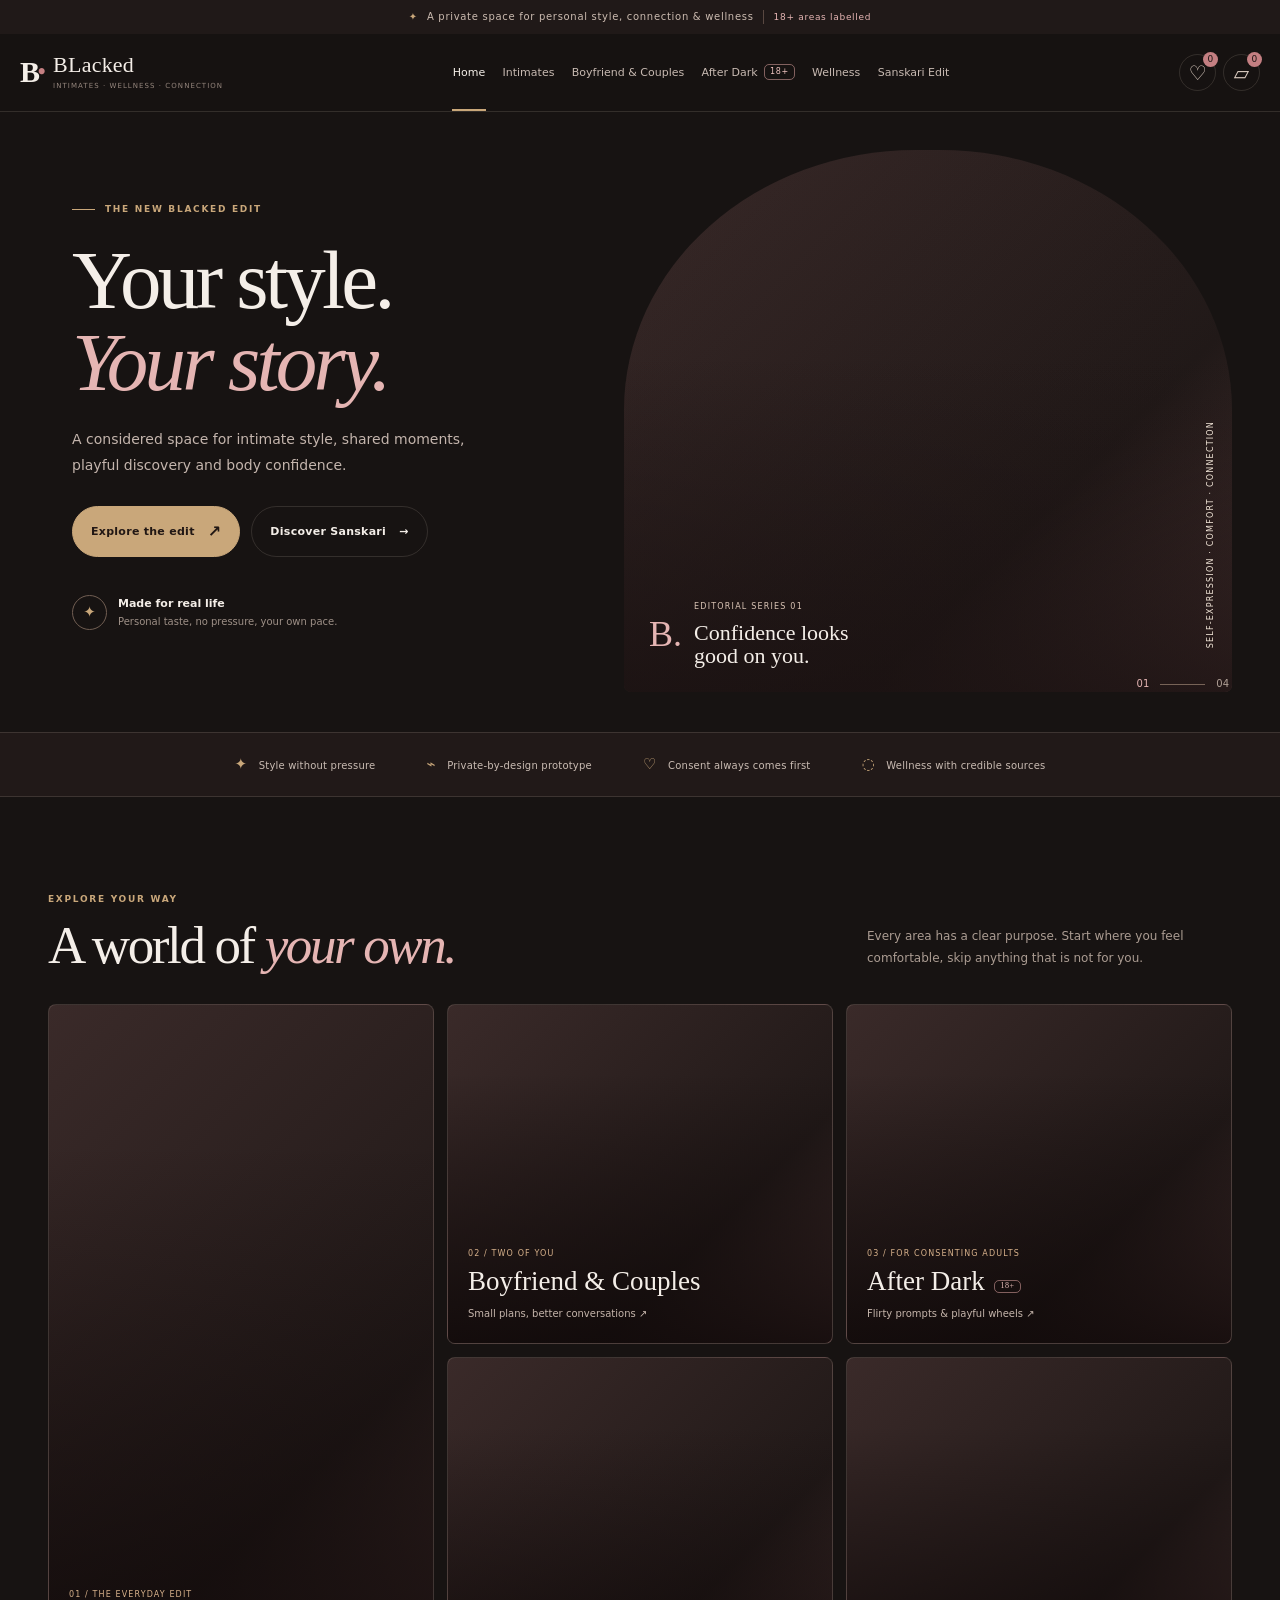
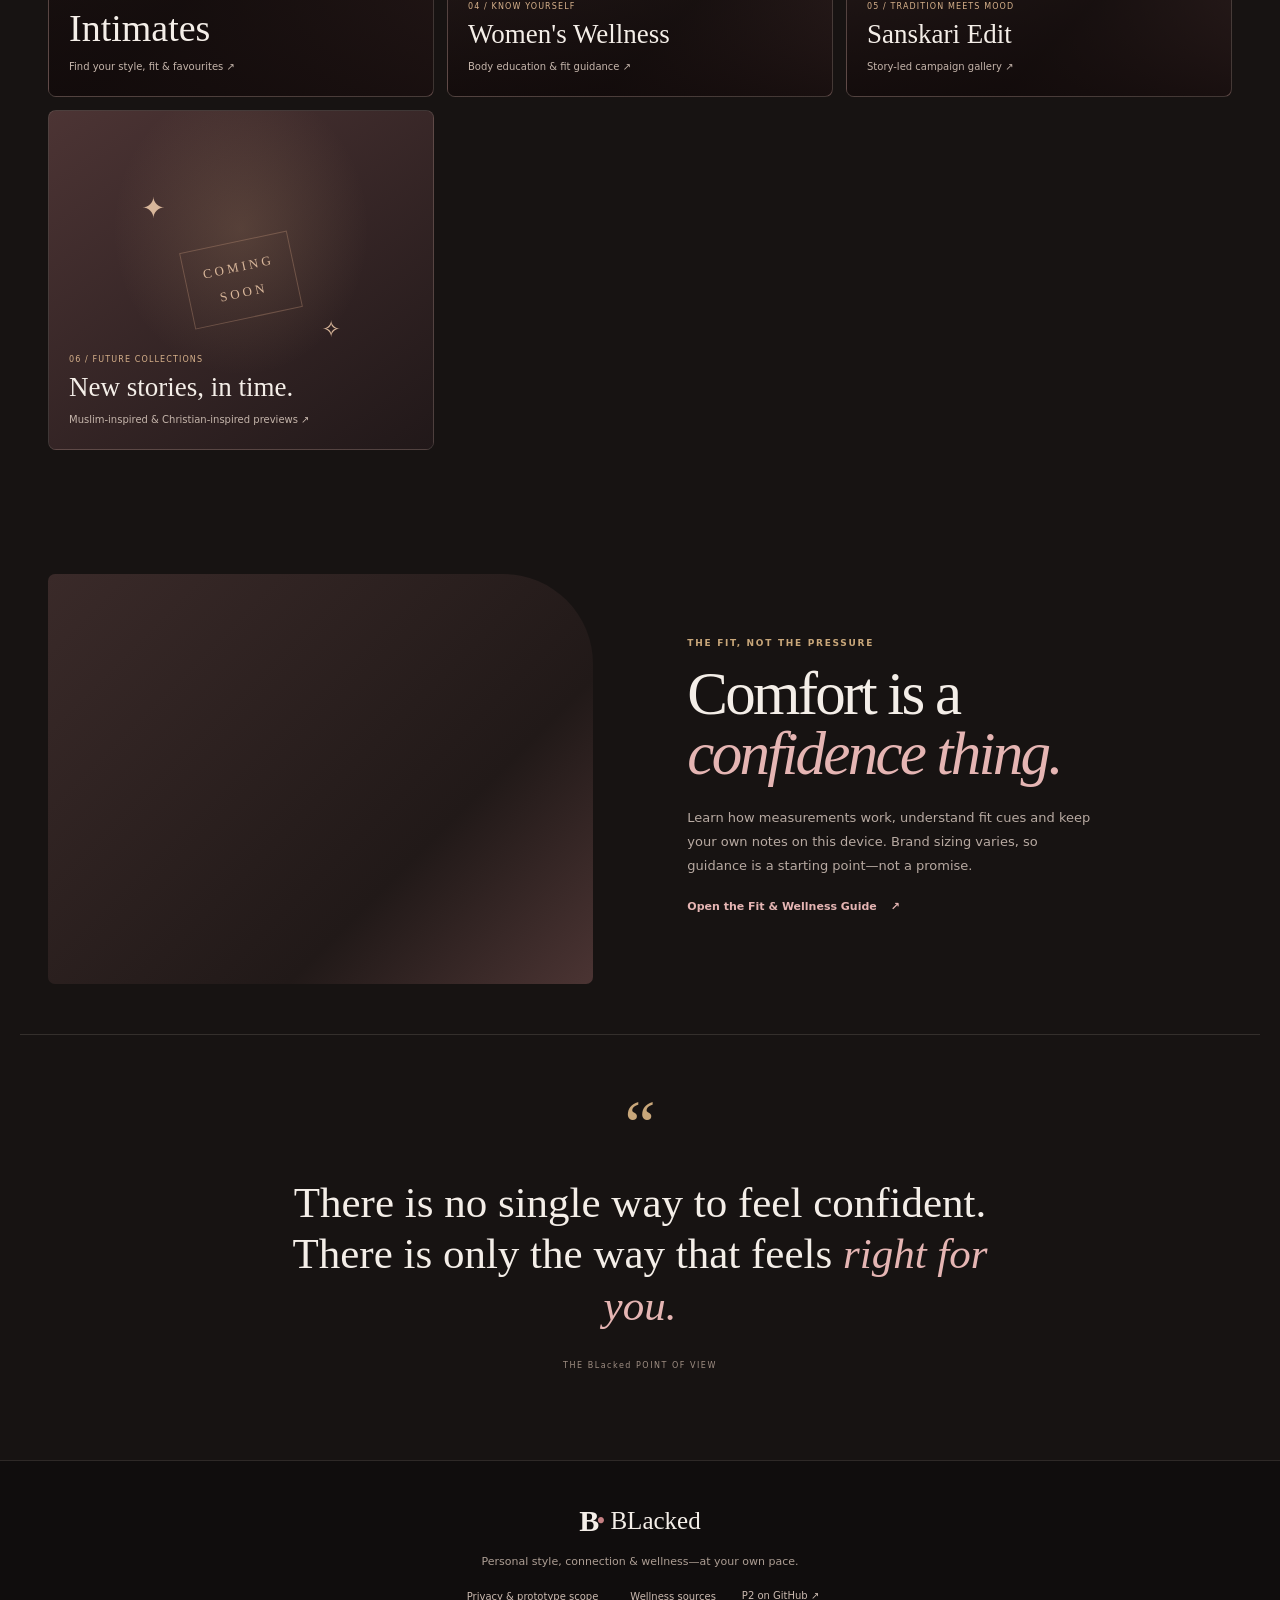
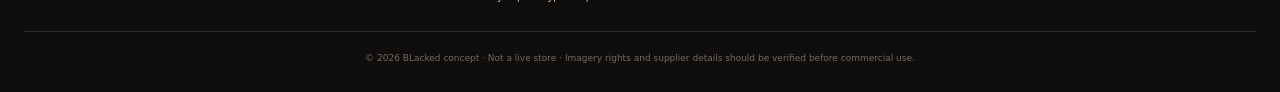
<file: index.html>
<!doctype html>
<html lang="en">
<head>
  <meta charset="utf-8">
  <meta name="viewport" content="width=device-width, initial-scale=1, viewport-fit=cover">
  <meta name="theme-color" content="#141111">
  <meta name="description" content="BLacked — a mobile-first intimate style, couples inspiration and women's wellness prototype.">
  <title>BLacked — Final Fusion</title>
  <link rel="manifest" href="manifest.webmanifest">
  <link rel="icon" href="assets/app-icon.svg" type="image/svg+xml">
  <link rel="stylesheet" href="styles.css">
</head>
<body>
  <a class="skip-link" href="#main-content">Skip to content</a>
  <div class="announcement"><span class="spark">✦</span> A private space for personal style, connection & wellness <span class="announcement-tag">18+ areas labelled</span></div>
  <header class="site-header">
    <button class="brand-lockup" type="button" data-view="home" aria-label="BLacked home">
      <span class="brand-mark">B<span>•</span></span>
      <span><strong>BLacked</strong><small>INTIMATES · WELLNESS · CONNECTION</small></span>
    </button>
    <nav class="desktop-nav" aria-label="Primary navigation">
      <button class="nav-link active" data-view="home">Home</button>
      <button class="nav-link" data-view="intimates">Intimates</button>
      <button class="nav-link" data-view="couples">Boyfriend & Couples</button>
      <button class="nav-link" data-view="afterdark">After Dark <span class="age-pill">18+</span></button>
      <button class="nav-link" data-view="wellness">Wellness</button>
      <button class="nav-link" data-view="sanskari">Sanskari Edit</button>
    </nav>
    <div class="header-actions">
      <button class="icon-button" id="open-saved" aria-label="Open saved collection" title="Saved">♡<span id="saved-count" class="mini-count">0</span></button>
      <button class="icon-button bag-trigger" id="open-bag" aria-label="Open demo bag" title="Demo bag">▱<span id="bag-count" class="mini-count">0</span></button>
      <button class="menu-trigger" id="menu-toggle" aria-expanded="false" aria-controls="mobile-menu" aria-label="Toggle navigation"><span></span><span></span></button>
    </div>
  </header>
  <nav class="mobile-menu" id="mobile-menu" aria-label="Mobile navigation" hidden>
    <button data-view="home">Home</button><button data-view="intimates">Intimates</button><button data-view="couples">Boyfriend & Couples</button><button data-view="afterdark">After Dark <span class="age-pill">18+</span></button><button data-view="wellness">Wellness</button><button data-view="sanskari">Sanskari Edit</button><button data-view="fitstudio">Fit Studio</button><button data-view="more">About, privacy & settings</button>
  </nav>

  <main id="main-content">
    <!-- HOME -->
    <section class="page-view active" id="view-home" data-page="home">
      <section class="hero section-shell">
        <div class="hero-copy">
          <span class="eyebrow"><span class="eyebrow-line"></span> THE NEW BLacked EDIT</span>
          <h1>Your style.<br><em>Your story.</em></h1>
          <p class="hero-lede">A considered space for intimate style, shared moments, playful discovery and body confidence.</p>
          <div class="hero-actions"><button class="button button-primary" data-view="intimates">Explore the edit <span>↗</span></button><button class="button button-ghost" data-view="sanskari">Discover Sanskari <span>→</span></button></div>
          <div class="hero-proof"><span class="proof-icon">✦</span><span><strong>Made for real life</strong><small>Personal taste, no pressure, your own pace.</small></span></div>
        </div>
        <div class="hero-visual">
          <img class="hero-image" src="https://raw.githubusercontent.com/bhanu13yadav1-ai/Brand-website-4f/main/hero-model-crop.webp" alt="BLacked editorial campaign portrait" fetchpriority="high" data-fallback="https://raw.githubusercontent.com/bhanu13yadav1-ai/Brand-website-1/main/hero-model-crop.webp">
          <div class="hero-image-shade"></div>
          <div class="hero-note"><span class="hero-note-mark">B.</span><span><small>EDITORIAL SERIES 01</small><strong>Confidence looks<br>good on you.</strong></span></div>
          <div class="hero-side-label">SELF-EXPRESSION · COMFORT · CONNECTION</div>
        </div>
        <div class="hero-index"><span>01</span><i></i><span>04</span></div>
      </section>
      <section class="trust-strip"><div><span>✦</span> Style without pressure</div><div><span>⌁</span> Private-by-design prototype</div><div><span>♡</span> Consent always comes first</div><div><span>◌</span> Wellness with credible sources</div></section>
      <section class="section-shell section-block">
        <div class="section-heading"><div><span class="eyebrow">EXPLORE YOUR WAY</span><h2>A world of <em>your own.</em></h2></div><p>Every area has a clear purpose. Start where you feel comfortable, skip anything that is not for you.</p></div>
        <div class="space-grid">
          <button class="space-card space-card-large" data-view="intimates"><img src="https://raw.githubusercontent.com/bhanu13yadav1-ai/Brand-website-4f/main/campaign-innerwear.webp" alt="Intimates campaign" loading="lazy" data-fallback="https://raw.githubusercontent.com/bhanu13yadav1-ai/Brand-website-1/main/intimates-black-bra.webp"><span class="space-overlay"></span><span class="space-content"><small>01 / THE EVERYDAY EDIT</small><strong>Intimates</strong><span>Find your style, fit & favourites ↗</span></span></button>
          <button class="space-card" data-view="couples"><img src="https://raw.githubusercontent.com/bhanu13yadav1-ai/Brand-website-full-finally-/main/boyfriend-cafe-01.webp" alt="Couples date inspiration" loading="lazy" data-fallback="https://raw.githubusercontent.com/bhanu13yadav1-ai/Brand-website-3/main/companion-cafe.webp"><span class="space-overlay"></span><span class="space-content"><small>02 / TWO OF YOU</small><strong>Boyfriend & Couples</strong><span>Small plans, better conversations ↗</span></span></button>
          <button class="space-card" data-view="afterdark"><img src="https://raw.githubusercontent.com/bhanu13yadav1-ai/Brand-website-4f/main/home-after-dark-hero.webp" alt="After Dark editorial" loading="lazy" data-fallback="https://raw.githubusercontent.com/bhanu13yadav1-ai/Brand-website-1/main/home-after-dark-hero.webp"><span class="space-overlay"></span><span class="space-content"><small>03 / FOR CONSENTING ADULTS</small><strong>After Dark <span class="age-pill">18+</span></strong><span>Flirty prompts & playful wheels ↗</span></span></button>
          <button class="space-card" data-view="wellness"><img src="https://raw.githubusercontent.com/bhanu13yadav1-ai/Brand-website-2/main/wellness-hero.webp" alt="Women's wellness editorial" loading="lazy" data-fallback="https://raw.githubusercontent.com/bhanu13yadav1-ai/Brand-website-4f/main/campaign-wellness.webp"><span class="space-overlay"></span><span class="space-content"><small>04 / KNOW YOURSELF</small><strong>Women's Wellness</strong><span>Body education & fit guidance ↗</span></span></button>
          <button class="space-card" data-view="sanskari"><img src="https://raw.githubusercontent.com/bhanu13yadav1-ai/Brand-website-4f/main/campaign-sanskari-raat.webp" alt="Sanskari campaign artwork" loading="lazy" data-fallback="https://raw.githubusercontent.com/bhanu13yadav1-ai/Brand-website-3/main/02-sanskari-raat.webp"><span class="space-overlay"></span><span class="space-content"><small>05 / TRADITION MEETS MOOD</small><strong>Sanskari Edit</strong><span>Story-led campaign gallery ↗</span></span></button>
          <button class="space-card space-card-upcoming" data-view="more"><div class="upcoming-art"><span>✦</span><span>COMING<br>SOON</span><span>✧</span></div><span class="space-content"><small>06 / FUTURE COLLECTIONS</small><strong>New stories, in time.</strong><span>Muslim-inspired & Christian-inspired previews ↗</span></span></button>
        </div>
      </section>
      <section class="feature-band section-shell"><div class="feature-band-image"><img src="https://raw.githubusercontent.com/bhanu13yadav1-ai/Brand-website-4f/main/intimates-editorial-03.webp" alt="Editorial details from the Intimates collection" loading="lazy" data-fallback="https://raw.githubusercontent.com/bhanu13yadav1-ai/Brand-website-1/main/editorial-confidence-inside.webp"></div><div class="feature-band-copy"><span class="eyebrow">THE FIT, NOT THE PRESSURE</span><h2>Comfort is a<br><em>confidence thing.</em></h2><p>Learn how measurements work, understand fit cues and keep your own notes on this device. Brand sizing varies, so guidance is a starting point—not a promise.</p><button class="text-link" data-view="wellness">Open the Fit & Wellness Guide <span>↗</span></button></div></section>
      <section class="quote-section section-shell"><span class="quote-mark">“</span><blockquote>There is no single way to feel confident. There is only the way that feels <em>right for you.</em></blockquote><span class="quote-caption">THE BLacked POINT OF VIEW</span></section>
    </section>

    <!-- INTIMATES -->
    <section class="page-view" id="view-intimates" data-page="intimates">
      <div class="page-hero section-shell page-hero-intimates"><div><span class="eyebrow">THE INTIMATES COLLECTION</span><h1>Made to feel<br><em>like you.</em></h1><p>Explore editorial looks and garment concepts. These visuals are inspiration—not verified inventory or supplier specifications.</p></div><img src="https://raw.githubusercontent.com/bhanu13yadav1-ai/Brand-website-1/main/intimates-red-set.webp" alt="Red intimates editorial style reference" loading="lazy" data-fallback="https://raw.githubusercontent.com/bhanu13yadav1-ai/Brand-website-4f/main/look-black-lace.webp"></div>
      <div class="section-shell catalog-layout">
        <aside class="catalog-sidebar"><span class="eyebrow">FIND YOUR EDIT</span><h3>Less scrolling.<br><em>More you.</em></h3><p class="muted-copy">Filter by mood or search a style. Save favourites or compare up to three visual concepts.</p><label for="catalog-search" class="field-label">Search the collection</label><div class="search-field"><span>⌕</span><input id="catalog-search" type="search" placeholder="Try: lace, everyday…" autocomplete="off"></div><label class="field-label" for="catalog-sort">Sort concepts</label><select id="catalog-sort"><option value="featured">Featured</option><option value="az">Name A–Z</option><option value="za">Name Z–A</option></select><div class="filter-label field-label">Browse by mood</div><div id="catalog-filters" class="filter-list"><button class="filter-chip selected" data-filter="all">All concepts</button><button class="filter-chip" data-filter="everyday">Everyday</button><button class="filter-chip" data-filter="lace">Lace & detail</button><button class="filter-chip" data-filter="editorial">Editorial</button><button class="filter-chip" data-filter="sanskari">Sanskari</button></div><div class="sidebar-note"><span>♡</span><p><strong>Your saved edit</strong><br><small>Favourites are stored locally in this browser.</small></p></div></aside>
        <div class="catalog-main"><div class="catalog-topline"><p id="catalog-result-count">Concepts & references</p><button class="subtle-button" id="clear-catalog">Clear filters ↺</button></div><div id="catalog-grid" class="product-grid"></div><div id="catalog-empty" class="empty-state" hidden><span>⌕</span><h3>Nothing matched this search</h3><p>Try another phrase or clear the filters.</p></div><div class="catalog-disclaimer">Concept imagery only. No real stock, prices, fabric claims, supplier data, or checkout is connected.</div></div>
      </div>
      <section class="section-shell fit-cta"><div><span class="eyebrow">A LITTLE MORE PERSONAL</span><h2>Try the <em>Fit Studio.</em></h2><p>Use your own image and a transparent garment cutout for manual placement. Nothing is uploaded to a server by this prototype.</p></div><button class="button button-primary" data-view="fitstudio">Open Fit Studio <span>↗</span></button></section>
    </section>

    <!-- COUPLES -->
    <section class="page-view" id="view-couples" data-page="couples">
      <div class="couples-hero section-shell"><div class="couples-copy"><span class="eyebrow">THE PLUS-ONE CLUB</span><h1>Better together.<br><em>At your pace.</em></h1><p>Thoughtful date ideas, conversation starters and small challenges for adults who want to connect with care—not pressure.</p><div class="hero-actions"><button class="button button-primary" id="new-date-idea">Surprise us <span>↻</span></button><button class="button button-ghost" data-view="afterdark">Try the 18+ wheels <span>→</span></button></div><div class="consent-note"><span>♡</span> Every prompt is optional. Either person can skip, pause or change the plan.</div></div><div class="couples-visual"><img src="https://raw.githubusercontent.com/bhanu13yadav1-ai/Brand-website-full-finally-/main/boyfriend-cafe-04.webp" alt="Date-night campaign scene" loading="lazy" data-fallback="https://raw.githubusercontent.com/bhanu13yadav1-ai/Brand-website-3/main/companion-event.webp"><div class="couples-sticker">MAKE<br>SPACE FOR<br><em>US.</em></div></div></div>
      <section class="section-shell section-block"><div class="section-heading"><div><span class="eyebrow">A GOOD PLACE TO START</span><h2>Choose a <em>moment.</em></h2></div><p>No booking provider or companion service is connected. These are inspiration tools for planning your own time together.</p></div><div class="date-idea-layout"><div id="date-idea-card" class="date-idea-card"><span class="idea-kicker">YOUR NEXT LITTLE PLAN</span><span id="date-idea-icon" class="idea-icon">☕</span><h3 id="date-idea-title">The no-phone café date</h3><p id="date-idea-copy">Pick a cosy spot, put both phones away for 20 minutes and trade one question you have never asked each other.</p><div class="idea-meta"><span>◷ 30–60 min</span><span>♡ Low pressure</span></div><div class="idea-actions"><button class="button button-primary" id="save-date-idea">Save idea ♡</button><button class="button button-outline" id="copy-date-idea">Copy prompt ↗</button></div></div><div class="date-gallery"><img src="https://raw.githubusercontent.com/bhanu13yadav1-ai/Brand-website-full-finally-/main/boyfriend-cafe-01.webp" alt="Couples cafe scene 1" loading="lazy" data-fallback="https://raw.githubusercontent.com/bhanu13yadav1-ai/Brand-website-3/main/companion-event.webp"><img src="https://raw.githubusercontent.com/bhanu13yadav1-ai/Brand-website-full-finally-/main/boyfriend-cafe-02.webp" alt="Couples cafe scene 2" loading="lazy" data-fallback="https://raw.githubusercontent.com/bhanu13yadav1-ai/Brand-website-3/main/companion-gallery.webp"><img src="https://raw.githubusercontent.com/bhanu13yadav1-ai/Brand-website-full-finally-/main/boyfriend-cafe-03.webp" alt="Couples cafe scene 3" loading="lazy" data-fallback="https://raw.githubusercontent.com/bhanu13yadav1-ai/Brand-website-3/main/companion-cafe.webp"><img src="https://raw.githubusercontent.com/bhanu13yadav1-ai/Brand-website-full-finally-/main/boyfriend-cafe-05.webp" alt="Couples cafe scene 4" loading="lazy" data-fallback="https://raw.githubusercontent.com/bhanu13yadav1-ai/Brand-website-3/main/companion-event.webp"></div></div></section>
      <section class="section-shell conversation-panel"><div><span class="eyebrow">SAY IT DIFFERENTLY</span><h2>Conversation <em>cards.</em></h2><p>Pick the tone and create a question to start a kind, honest conversation.</p></div><div class="conversation-controls"><label class="field-label" for="conversation-tone">Pick a tone</label><select id="conversation-tone"><option value="soft">Soft & thoughtful</option><option value="playful">Playful</option><option value="bold">Bold but respectful</option><option value="future">Future together</option></select><div class="prompt-card" id="conversation-prompt">What is one small thing I do that makes you feel cared for?</div><div class="prompt-actions"><button class="button button-primary" id="next-conversation">Another question ↻</button><button class="button button-outline" id="copy-conversation">Copy ↗</button></div></div></section>
      <section class="section-shell three-wheel-preview"><div><span class="eyebrow">ORIGINAL WHEEL LOCATIONS</span><h2>Preserved, not <em>replaced.</em></h2><p>The three original wheel locations stay separate and are available inside their intended sections.</p></div><button class="wheel-location-card" data-view="wellness" data-scroll-to="dildo-wheel-card"><span>01</span><strong>Wellness · Dildo fit wheel</strong><small>Open Wheel 01 ↗</small></button><button class="wheel-location-card" data-view="wellness" data-scroll-to="plug-wheel-card"><span>02</span><strong>Wellness · Plug fit wheel</strong><small>Open Wheel 02 ↗</small></button><article class="original-wheel-card boyfriend-wheel-card"><div class="wheel-card-top"><span class="wheel-number">03</span><span class="micro-tag">BOYFRIEND / COUPLES</span></div><h3>Size, vibe & date energy</h3><p>A playful choice wheel for date energy and conversation—not body judgement or real-world ratings.</p><div class="mini-wheel-row"><div class="mini-wheel" id="boy-wheel-disc"><span>B•</span></div><div class="mini-wheel-result"><span class="result-label">WHEEL RESULT</span><p id="boy-result">Ready to spin</p><button class="button button-outline button-small" id="spin-boy">Spin Wheel 03 ↻</button></div></div><label class="field-label" for="boy-preference">Pick a vibe</label><select id="boy-preference"><option value="soft">Soft & thoughtful</option><option value="playful">Playful & teasing</option><option value="adventurous">Adventurous date</option><option value="honest">Honest conversation</option></select></article></section>
    </section>

    <!-- AFTER DARK -->
    <section class="page-view" id="view-afterdark" data-page="afterdark">
      <div class="afterdark-hero section-shell"><div><span class="eyebrow"><span class="eyebrow-line"></span> THE AFTER DARK ROOM <span class="age-pill">18+</span></span><h1>Flirt with<br><em>the unexpected.</em></h1><p>A playful, adults-only prompt room for teasing, truth, fantasy and shared imagination. Consent is a must; skipping is always okay.</p><button class="button button-primary" id="jump-to-wild-wheel">Enter the Wild Wheel <span>↓</span></button><small class="privacy-line">18+ self-attestation only · not formal age verification</small></div><div class="afterdark-visual"><img src="https://raw.githubusercontent.com/bhanu13yadav1-ai/Brand-website-4f/main/home-after-dark-hero.webp" alt="Moody After Dark campaign" loading="lazy" data-fallback="https://raw.githubusercontent.com/bhanu13yadav1-ai/Brand-website-full-finally-/main/black-gold-tease-wide.webp"><div class="afterdark-caption">PRIVATE MOOD<br><em>PUBLIC CONFIDENCE</em></div></div></div>
      <section class="section-shell section-block wild-wheel-section" id="wild-wheel-section"><div class="section-heading"><div><span class="eyebrow">THE NEW FEATURE</span><h2>Dirty / Wild <em>Wheel.</em></h2></div><p>Choose a category, spin, and use the prompt only if it feels good to both of you. No prompt is an obligation.</p></div><div class="wild-wheel-layout"><div class="wheel-stage"><div class="wheel-pointer">▼</div><div class="wheel-disc" id="wild-wheel-disc"><div class="wheel-disc-center">B<span>•</span></div></div><div class="wheel-glow"></div><p class="wheel-footnote">A result is a conversation starter, never a rule.</p></div><div class="wheel-controls"><label class="field-label" for="wild-category">Choose a category</label><select id="wild-category"><option value="flirty">Flirty & teasing</option><option value="double">Dirty double meanings</option><option value="couple">Bold couple challenges</option><option value="romantic">Romantic but spicy</option><option value="fantasy">Wild fantasy prompts</option><option value="truth">Truth or dare for couples</option><option value="confess">Secret crush & confessions</option><option value="boyfriend">Boyfriend challenges</option><option value="private">Private fantasy conversations</option><option value="mystery">Dark romance & mystery</option></select><div class="wheel-result" aria-live="polite"><span class="result-label">YOUR PROMPT</span><h3 id="wild-result-title">Ready when you are.</h3><p id="wild-result-copy">Pick a category, then spin to uncover a playful idea.</p></div><div class="wheel-button-row"><button class="button button-primary" id="spin-wild">Spin the wheel ↻</button><button class="button button-outline" id="skip-wild">Skip</button><button class="button button-ghost" id="reset-wild">Reset</button></div><label class="check-row"><input type="checkbox" id="wild-consent"> <span>We both agree to use this prompt and can stop at any time.</span></label><p class="micro-copy" id="wild-consent-hint">Ticking this is optional and only controls prompt reveal; it is not stored.</p></div></div></section>
      <section class="section-shell prompt-library"><div class="section-heading"><div><span class="eyebrow">PICK YOUR ENERGY</span><h2>Little <em>mood boards.</em></h2></div><p>Use these as inspiration, not instructions.</p></div><div class="mood-grid"><button data-wheel-category="flirty"><span>✦</span><strong>Flirty & teasing</strong><small>Quick sparks, cheeky lines</small></button><button data-wheel-category="double"><span>〰</span><strong>Double meanings</strong><small>Witty, suggestive wordplay</small></button><button data-wheel-category="romantic"><span>♡</span><strong>Romantic but spicy</strong><small>Affection with a little edge</small></button><button data-wheel-category="mystery"><span>◐</span><strong>Dark romance & mystery</strong><small>Fictional intrigue, safe boundaries</small></button></div></section>
    </section>

    <!-- WELLNESS -->
    <section class="page-view" id="view-wellness" data-page="wellness">
      <div class="wellness-hero section-shell"><div><span class="eyebrow">WOMEN'S WELLNESS & BODY EDUCATION</span><h1>Know your body.<br><em>Trust your comfort.</em></h1><p>Clear, respectful basics on measurements, fit, anatomy and health myths. Education is separate from the promotional collections.</p><div class="wellness-stamps"><span>Evidence-led basics</span><span>Plain-language guides</span><span>Reviewed 21 Oct 2026</span></div></div><img src="https://raw.githubusercontent.com/bhanu13yadav1-ai/Brand-website-2/main/wellness-hero.webp" alt="Women's wellness campaign" loading="lazy" data-fallback="https://raw.githubusercontent.com/bhanu13yadav1-ai/Brand-website-4f/main/campaign-wellness.webp"></div>
      <section class="section-shell size-tool-section"><div class="section-heading"><div><span class="eyebrow">THE FIT STARTING POINT</span><h2>Size & fit <em>guide.</em></h2></div><p>This gives an approximate EU-style starting point from measurements. It is not a universal size conversion; always use the garment brand's chart.</p></div><div class="size-tool"><div class="measure-form"><div class="unit-switch" role="group" aria-label="Measurement units"><button class="selected" type="button" data-unit="cm">Centimetres</button><button type="button" data-unit="in">Inches</button></div><div class="measurement-fields"><div class="field"><label for="underbust">Underbust</label><div class="measure-input"><input type="number" id="underbust" min="45" max="150" step="0.5" placeholder="e.g. 78" inputmode="decimal"><span id="underbust-unit">cm</span></div><small>Measure snugly under the bust.</small></div><div class="field"><label for="bust">Full bust</label><div class="measure-input"><input type="number" id="bust" min="50" max="180" step="0.5" placeholder="e.g. 92" inputmode="decimal"><span id="bust-unit">cm</span></div><small>Measure around the fullest part.</small></div></div><button class="button button-primary full-width" id="calculate-size">Estimate a starting point ↗</button><button class="text-link centered" id="reset-size">Clear measurements ↺</button><p class="micro-copy">Your entries stay in this page session; they are not uploaded.</p></div><div class="size-result" aria-live="polite"><span class="result-label">YOUR STARTING POINT</span><div class="size-result-main" id="size-result-main">—<small>Waiting for measurements</small></div><p id="size-result-copy">Enter both measurements to receive a rough starting point, then compare it with the brand's own chart and try for comfort.</p><div class="fit-signs"><div><span>✓</span><p><strong>Usually feels right</strong><small>Band stays level; cups lie smooth; straps stay put without digging.</small></p></div><div><span>!</span><p><strong>Check the fit</strong><small>Spillage, gaping, pinching or a riding-up band can signal a mismatch.</small></p></div></div></div></div></section>
      <section class="section-shell wheel-originals-section"><div class="section-heading"><div><span class="eyebrow">PRESERVED ORIGINAL WHEELS</span><h2>Three locations, <em>three flows.</em></h2></div><p>These are interactive preference / learning wheels from the earlier site concept. Their outputs are not medical advice or product recommendations.</p></div><div class="original-wheels-grid">
        <article class="original-wheel-card" id="dildo-wheel-card"><div class="wheel-card-top"><span class="wheel-number">01</span><span class="micro-tag">WELLNESS</span></div><h3>Dildo sizing & comfort</h3><p>Spin for a body-safe, non-judgmental reminder about comfort and product information.</p><div class="mini-wheel-row"><div class="mini-wheel" id="dildo-wheel-disc"><span>B•</span></div><div class="mini-wheel-result"><span class="result-label">WHEEL RESULT</span><p id="dildo-result">Ready to spin</p><button class="button button-outline button-small" id="spin-dildo">Spin Wheel 01 ↻</button></div></div><label class="field-label" for="dildo-preference">Focus area</label><select id="dildo-preference"><option value="comfort">Comfort & pace</option><option value="materials">Materials & cleaning</option><option value="lube">Lubricant compatibility</option><option value="boundaries">Boundaries & stop signals</option></select></article>
        <article class="original-wheel-card" id="plug-wheel-card"><div class="wheel-card-top"><span class="wheel-number">02</span><span class="micro-tag">WELLNESS</span></div><h3>Plug / anal-toy safety</h3><p>Spin for a safety-first reminder; use products designed for purpose and with a flared base.</p><div class="mini-wheel-row"><div class="mini-wheel" id="plug-wheel-disc"><span>B•</span></div><div class="mini-wheel-result"><span class="result-label">WHEEL RESULT</span><p id="plug-result">Ready to spin</p><button class="button button-outline button-small" id="spin-plug">Spin Wheel 02 ↻</button></div></div><label class="field-label" for="plug-preference">Focus area</label><select id="plug-preference"><option value="base">Flared base / retrieval</option><option value="lube">Lubricant & comfort</option><option value="cleaning">Cleaning & sharing</option><option value="boundaries">Consent & stop signals</option></select></article>
        
      </div><p class="micro-copy safety-notice">Adult wellness prompts are optional. For toys, follow the manufacturer's instructions; seek a qualified healthcare professional for pain or persistent symptoms.</p></section>
      <section class="section-shell viewer-section"><div class="section-heading"><div><span class="eyebrow">PRODUCT ANGLE STUDY</span><h2>View the concept from <em>every side.</em></h2></div><p>Concept frames only. This is a frame switcher, not a true 3D model or manufacturer-verified product turntable.</p></div><div class="viewer-layout"><div class="viewer-image-wrap"><img id="viewer-image" src="https://raw.githubusercontent.com/bhanu13yadav1-ai/Brand-website-2/main/wand-360-frame-01.webp" alt="Wellness concept angle 1 of 9" loading="lazy" data-fallback="https://raw.githubusercontent.com/bhanu13yadav1-ai/Brand-website-4f/main/wand-massager-studio.webp"><button class="viewer-arrow viewer-prev" id="viewer-prev" aria-label="Previous concept angle">‹</button><button class="viewer-arrow viewer-next" id="viewer-next" aria-label="Next concept angle">›</button><span class="viewer-count" id="viewer-count">01 / 09</span></div><div class="viewer-controls"><span class="eyebrow">FRAME CONTROLS</span><h3>Nine concept angles</h3><p>Use the slider, arrow buttons or keyboard arrow keys while the viewer is focused.</p><input type="range" id="viewer-range" min="0" max="8" value="0" aria-label="Concept angle"><div class="viewer-frame-dots" id="viewer-dots"></div><p class="micro-copy">Artwork is a generated concept visual. It does not verify a physical product's shape, materials or specifications.</p></div></div></section>
      <section class="section-shell education-section"><div class="section-heading"><div><span class="eyebrow">BODY EDUCATION</span><h2>Facts, not <em>myths.</em></h2></div><p>General information to support understanding—not diagnose a condition. Seek professional care when something worries you.</p></div><div class="education-grid">
        <article class="education-card"><span class="edu-number">01</span><span class="edu-icon">◌</span><h3>Vulva & vagina</h3><p>The <strong>vulva</strong> is the external genital area. The <strong>vagina</strong> is the internal muscular canal. They are not interchangeable terms. Normal external anatomy varies in shape, size and colour.</p><a href="https://www.acog.org/womens-health/faqs/vulvovaginal-health" target="_blank" rel="noopener noreferrer">Read ACOG's guide ↗</a></article>
        <article class="education-card"><span class="edu-number">02</span><span class="edu-icon">✧</span><h3>Hymen & virginity myths</h3><p>Virginity is not a medical diagnosis. The hymen's appearance cannot reliably prove sexual history; physical “virginity testing” has no valid medical basis. Never insert anything to test this.</p><a href="https://www.acog.org/clinical-information/policy-and-position-statements/statements-of-policy/2020/virginity-testing" target="_blank" rel="noopener noreferrer">Read ACOG's policy ↗</a></article>
        <article class="education-card"><span class="edu-number">03</span><span class="edu-icon">♡</span><h3>Everyday vulval care</h3><p>Gently wash the external area; avoid perfumed intimate washes and do not douche inside the vagina. Discharge can be normal, but a new change with pain, itching or a strong smell deserves attention.</p><a href="https://www.nhs.uk/symptoms/vaginal-discharge/" target="_blank" rel="noopener noreferrer">Read NHS guidance ↗</a></article>
        <article class="education-card"><span class="edu-number">04</span><span class="edu-icon">⌁</span><h3>Comfort & safer use</h3><p>Body-safe, non-porous materials are easier to clean; sharing toys can pass infections. Water-based lubricant is a widely compatible starting point, but check toy and condom instructions.</p><a href="https://www.plannedparenthood.org/learn/sex-pleasure-and-sexual-dysfunction/sex-and-pleasure/sex-toys" target="_blank" rel="noopener noreferrer">Read Planned Parenthood's guide ↗</a></article>
      </div><div class="medical-alert"><span>!</span><p><strong>When to seek medical advice</strong><br>Persistent pain, unusual bleeding, sores, a marked change in discharge or smell, fever, or other worrying changes should be assessed by a qualified healthcare professional. This page cannot diagnose you.</p></div></section>
    </section>

    <!-- SANSKARI -->
    <section class="page-view" id="view-sanskari" data-page="sanskari">
      <div class="sanskari-hero section-shell"><div><span class="eyebrow">THE SANSKARI EDIT</span><h1>Soft on the surface.<br><em>Stories underneath.</em></h1><p>A campaign gallery built around mood, fabric, light and storytelling. The artwork is editorial inspiration, not a claim about anyone's beliefs or preferences.</p><button class="button button-primary" id="browse-sanskari">Browse the collection ↓</button></div><img src="https://raw.githubusercontent.com/bhanu13yadav1-ai/Brand-website-4f/main/campaign-pallu-shareef.webp" alt="Sanskari campaign story image" loading="lazy" data-fallback="https://raw.githubusercontent.com/bhanu13yadav1-ai/Brand-website-3/main/01-pallu-shareef.webp"></div>
      <section class="section-shell section-block" id="sanskari-gallery-section"><div class="section-heading"><div><span class="eyebrow">CAMPAIGN STORYBOARD</span><h2>Choose the <em>mood.</em></h2></div><p>Each tile opens its own full image. Save a favourite, or use the concepts as visual references for future campaigns.</p></div><div class="sanskari-filter-bar"><button class="filter-chip selected" data-sanskari="all">All stories</button><button class="filter-chip" data-sanskari="soft">Soft & serene</button><button class="filter-chip" data-sanskari="mystery">Night & mystery</button><button class="filter-chip" data-sanskari="classic">Classic styling</button></div><div class="sanskari-grid" id="sanskari-grid"></div></section>
      <section class="section-shell upcoming-collections"><div class="section-heading"><div><span class="eyebrow">THE NEXT CHAPTER</span><h2>Stories to come, <em>with care.</em></h2></div><p>These are upcoming concept previews. They are not full collections yet, and they do not represent any one community's preferences.</p></div><div class="upcoming-grid"><article class="upcoming-card"><img src="https://raw.githubusercontent.com/bhanu13yadav1-ai/Brand-website-full-finally-/main/hero-sanskari.webp" alt="Editorial mood-board preview for upcoming collection" loading="lazy" data-fallback="https://raw.githubusercontent.com/bhanu13yadav1-ai/Brand-website-4f/main/campaign-sanskari.webp"><div><span class="coming-label">COMING SOON</span><h3>Muslim-inspired collection</h3><p>A respectful, style-led concept preview. No religious symbols or stereotypes are used as shorthand for private interests.</p><button class="button button-outline" disabled aria-disabled="true">Collection not available yet</button></div></article><article class="upcoming-card"><img src="https://raw.githubusercontent.com/bhanu13yadav1-ai/Brand-website-4f/main/campaign-mirror.webp" alt="Soft campaign image used as upcoming visual mood board" loading="lazy" data-fallback="https://raw.githubusercontent.com/bhanu13yadav1-ai/Brand-website-3/main/03-mirror-knows.webp"><div><span class="coming-label">COMING SOON</span><h3>Christian-inspired collection</h3><p>A future styling and storytelling direction built around thoughtful art direction and personal taste.</p><button class="button button-outline" disabled aria-disabled="true">Collection not available yet</button></div></article></div></section>
    </section>

    <!-- FIT STUDIO -->
    <section class="page-view" id="view-fitstudio" data-page="fitstudio">
      <div class="plain-page-head section-shell"><span class="eyebrow">LOCAL-ONLY TOOL</span><h1>Fit <em>Studio.</em></h1><p>A manual visual placement tool. Add your own photo and a transparent garment cutout, adjust the overlay, then export a local PNG preview. This is not AI try-on or a real fit prediction.</p></div>
      <section class="section-shell fit-studio-layout"><div class="fit-upload-panel"><h3>01 / Your files</h3><label class="upload-box" for="body-photo"><span>＋</span><strong>Choose a photo</strong><small>JPG / PNG / WebP · stays in your browser</small></label><input type="file" id="body-photo" accept="image/*" hidden><label class="upload-box" for="garment-cutout"><span>＋</span><strong>Choose a transparent garment cutout</strong><small>PNG works best · use an image you have permission to use</small></label><input type="file" id="garment-cutout" accept="image/png,image/webp,image/*" hidden><div class="fit-controls"><label for="overlay-scale">Overlay size <output id="scale-output">100%</output></label><input type="range" id="overlay-scale" min="25" max="180" value="100"><label for="overlay-rotate">Rotate <output id="rotate-output">0°</output></label><input type="range" id="overlay-rotate" min="-45" max="45" value="0"><label for="overlay-opacity">Opacity <output id="opacity-output">85%</output></label><input type="range" id="overlay-opacity" min="20" max="100" value="85"><div class="fit-xy"><div><label for="overlay-x">Horizontal</label><input type="range" id="overlay-x" min="0" max="100" value="50"></div><div><label for="overlay-y">Vertical</label><input type="range" id="overlay-y" min="0" max="100" value="48"></div></div></div><div class="button-stack"><button class="button button-primary full-width" id="export-fit" disabled>Export PNG preview ↓</button><button class="button button-outline full-width" id="reset-fit">Reset placement ↺</button></div><p class="micro-copy">Files are processed locally in this page; no upload endpoint or server is used. Clear the page to discard the image.</p></div><div class="fit-preview-wrap"><div class="fit-preview-top"><span>02 / LIVE PREVIEW</span><span id="fit-preview-status">Add both images to begin</span></div><div class="fit-canvas" id="fit-canvas"><div class="fit-empty"><span>✧</span><strong>Your canvas, your choice.</strong><small>Your local images appear here.</small></div><img id="fit-body-preview" alt="Your uploaded body photo preview" hidden><img id="fit-garment-preview" alt="Your uploaded garment cutout overlay" hidden draggable="false"></div><p class="fit-caption">Manual positioning only · lighting, size and fabric behaviour are not simulated.</p></div></section>
    </section>

    <!-- MORE -->
    <section class="page-view" id="view-more" data-page="more">
      <div class="plain-page-head section-shell"><span class="eyebrow">A CLEAR PROMISE</span><h1>More about<br><em>this space.</em></h1><p>This ZIP is a static front-end prototype. It has useful local interactions but is not a live commerce or identity system.</p></div>
      <section class="section-shell more-grid"><article class="more-card"><span class="more-number">01</span><h3>Privacy & saved data</h3><p>Saved concepts, local preferences and demo bag counts live in your browser storage. No login, backend or analytics is connected.</p><button class="button button-outline" id="export-data">Export local data JSON ↓</button><button class="text-link danger-link" id="clear-local-data">Clear local saved data</button></article><article class="more-card"><span class="more-number">02</span><h3>What is real here?</h3><p>Search, filters, save/compare controls, prompt wheels, fit calculator and local manual image preview are front-end functions. Product images and descriptions are campaign concepts or references.</p><p class="micro-copy">No real stock, supplier verification, checkout/payment, orders, user accounts, companion bookings, AI fitting or age verification.</p></article><article class="more-card"><span class="more-number">03</span><h3>Accessibility & choice</h3><p>Keyboard-focus states, labelled controls, responsive layouts and reduced-motion support are included. Any adult prompt can be skipped; consent is never assumed.</p><button class="text-link" data-view="wellness">Open Wellness resources ↗</button></article><article class="more-card"><span class="more-number">04</span><h3>Using the artwork</h3><p>Image references are drawn from the supplied P2 repositories. This package uses remote raw GitHub image URLs for the art catalogue, so first-time image loading needs internet access.</p><a class="text-link" href="https://github.com/bhanu13yadav1-ai" target="_blank" rel="noopener noreferrer">Open P2 GitHub profile ↗</a></article></section>
      <section class="section-shell more-tools"><div><span class="eyebrow">THE NEXT UPGRADE</span><h2>Built to be <em>improved.</em></h2><p>Move image files into a local assets folder before an offline release, validate asset rights, connect a backend only when needed, and retest on live GitHub Pages and Android before calling it production-ready.</p></div><div class="release-checklist"><span>✓ Multi-section mobile-first layout</span><span>✓ Interactive catalog + local save/compare</span><span>✓ Three legacy wheels + new Wild Wheel</span><span>✓ Body-education sources and caveats</span><span>! Remote artwork dependency still present</span><span>! Physical Android/live deployment not verified</span></div></section>
    </section>
  </main>

  <footer class="site-footer"><div class="footer-brand"><span class="brand-mark">B<span>•</span></span><strong>BLacked</strong></div><p>Personal style, connection & wellness—at your own pace.</p><div class="footer-links"><button data-view="more">Privacy & prototype scope</button><button data-view="wellness">Wellness sources</button><a href="https://github.com/bhanu13yadav1-ai" target="_blank" rel="noopener noreferrer">P2 on GitHub ↗</a></div><small>© 2026 BLacked concept · Not a live store · Imagery rights and supplier details should be verified before commercial use.</small></footer>

  <!-- Dialogs -->
  <dialog class="modal" id="age-dialog" aria-labelledby="age-title"><div class="modal-shell age-modal"><span class="modal-brand">B<span>•</span></span><span class="eyebrow">A QUICK CHECK</span><h2 id="age-title">This room is for<br><em>adults only.</em></h2><p>After Dark and intimate wellness prompts are intended for adults aged 18 or older. This is a self-attestation only—not formal age verification.</p><div class="age-actions"><button class="button button-primary full-width" id="confirm-adult">I am 18 or older — continue</button><button class="button button-outline full-width" id="decline-adult">Go back</button></div><small>You can change your mind or leave at any time.</small></div></dialog>
  <dialog class="modal" id="product-dialog" aria-labelledby="detail-title"><div class="product-detail-modal"><button class="modal-close" data-close-dialog="product-dialog" aria-label="Close product details">×</button><div class="detail-image-wrap"><img id="detail-image" alt="" data-fallback="https://raw.githubusercontent.com/bhanu13yadav1-ai/Brand-website-4f/main/campaign-innerwear.webp"></div><div class="detail-copy"><span class="eyebrow" id="detail-category">EDITORIAL CONCEPT</span><h2 id="detail-title">Concept title</h2><p id="detail-description"></p><p class="detail-note">Visual reference only—not confirmed stock, supplier data or product specification.</p><div class="detail-actions"><button class="button button-primary" id="detail-save">Save this concept ♡</button><button class="button button-outline" id="detail-compare">Add to compare</button></div></div></div></dialog>
  <dialog class="modal" id="bag-dialog" aria-labelledby="bag-title"><div class="side-drawer"><button class="modal-close" data-close-dialog="bag-dialog" aria-label="Close bag">×</button><span class="eyebrow">LOCAL DEMO ONLY</span><h2 id="bag-title">Your <em>edit bag.</em></h2><p class="muted-copy">This is a UI demo. It does not reserve or purchase items.</p><div id="bag-items" class="drawer-list"></div><div class="drawer-bottom"><div class="bag-total"><span>Concept count</span><strong id="bag-total">0</strong></div><button class="button button-primary full-width" id="clear-bag">Clear demo bag</button></div></div></dialog>
  <dialog class="modal" id="saved-dialog" aria-labelledby="saved-title"><div class="side-drawer"><button class="modal-close" data-close-dialog="saved-dialog" aria-label="Close saved collection">×</button><span class="eyebrow">YOUR LOCAL EDIT</span><h2 id="saved-title">Saved <em>concepts.</em></h2><p class="muted-copy">Saved only in this browser on this device.</p><div id="saved-items" class="drawer-list"></div><button class="button button-outline full-width" id="close-saved">Back to browsing</button></div></dialog>
  <div id="toast" class="toast" role="status" aria-live="polite"></div>
  <script src="app.js" defer></script>
</body>
</html>
</file>
<file: styles.css>
:root{--ink:#171312;--ink-2:#231c1b;--panel:#251d1c;--panel-2:#302523;--cream:#f4eee8;--muted:#b7a9a0;--soft:#dfd2c8;--line:rgba(245,229,214,.13);--gold:#c9a77a;--rose:#c47f82;--pink:#e5b5b3;--good:#adc7af;--danger:#e59a99;--radius:18px;--radius-lg:28px;--max:1240px;--serif:Georgia,'Times New Roman',serif;--sans:Inter,ui-sans-serif,system-ui,-apple-system,BlinkMacSystemFont,'Segoe UI',sans-serif}*{box-sizing:border-box}html{scroll-behavior:smooth;scroll-padding-top:90px}body{margin:0;background:var(--ink);color:var(--cream);font-family:var(--sans);font-size:15px;line-height:1.58;-webkit-font-smoothing:antialiased}button,input,select,textarea{font:inherit}button,a,select,input{touch-action:manipulation}button{color:inherit;cursor:pointer}button:disabled{cursor:not-allowed;opacity:.62}a{color:inherit}img{display:block;max-width:100%}button:focus-visible,a:focus-visible,input:focus-visible,select:focus-visible{outline:2px solid var(--pink);outline-offset:3px}.skip-link{position:absolute;left:12px;top:-60px;z-index:100;background:var(--cream);color:var(--ink);padding:10px 14px;border-radius:8px}.skip-link:focus{top:10px}.announcement{height:34px;background:#201918;color:#ccbcb1;display:flex;align-items:center;justify-content:center;gap:9px;font-size:10px;letter-spacing:.07em;text-align:center;padding:0 10px}.spark{color:var(--gold)}.announcement-tag{border-left:1px solid #594841;padding-left:10px;color:var(--pink);font-size:9px}.site-header{height:78px;position:sticky;top:0;z-index:30;background:rgba(23,19,18,.94);backdrop-filter:blur(18px);border-bottom:1px solid var(--line);display:flex;align-items:center;justify-content:space-between;padding:0 max(20px,calc((100vw - var(--max))/2));gap:22px}.brand-lockup{display:flex;align-items:center;gap:10px;min-width:max-content;background:none;border:0;text-align:left;padding:0}.brand-mark{font-family:var(--serif);font-size:30px;font-weight:700;letter-spacing:-.08em;line-height:1;display:inline-flex;align-items:center}.brand-mark span,.modal-brand span{color:var(--rose);font-size:.75em}.brand-lockup strong{display:block;font-family:var(--serif);font-size:22px;font-weight:500;letter-spacing:.01em;line-height:1.05}.brand-lockup small{display:block;color:#96877e;letter-spacing:.15em;font-size:7px;margin-top:5px;white-space:nowrap}.desktop-nav{display:flex;align-items:center;gap:clamp(8px,1.2vw,19px);height:100%}.nav-link{height:100%;position:relative;background:transparent;border:0;color:#c8bab2;font-size:11px;padding:0 1px;white-space:nowrap}.nav-link:after{content:'';position:absolute;bottom:0;left:0;right:0;height:2px;background:var(--gold);transform:scaleX(0);transform-origin:left;transition:transform .2s}.nav-link:hover,.nav-link.active{color:var(--cream)}.nav-link.active:after{transform:scaleX(1)}.age-pill{display:inline-flex;align-items:center;justify-content:center;border:1px solid rgba(220,163,161,.55);color:#efc4c0;font-size:8px;letter-spacing:.07em;border-radius:5px;padding:1px 5px;margin-left:3px;vertical-align:2px}.header-actions{display:flex;align-items:center;gap:7px}.icon-button{width:37px;height:37px;position:relative;border:1px solid var(--line);background:transparent;border-radius:50%;font-size:20px;line-height:1;color:#decfc4}.mini-count{position:absolute;top:-3px;right:-3px;min-width:15px;height:15px;padding:0 3px;border-radius:8px;background:var(--rose);color:#1a1211;font-size:9px;display:grid;place-items:center}.menu-trigger{display:none;width:38px;height:38px;background:none;border:1px solid var(--line);border-radius:50%;align-items:center;justify-content:center;flex-direction:column;gap:5px}.menu-trigger span{display:block;width:15px;height:1px;background:var(--cream)}.mobile-menu{position:fixed;z-index:29;top:112px;left:0;right:0;background:#211918;border-bottom:1px solid var(--line);padding:12px 20px 22px;box-shadow:0 18px 35px #0006}.mobile-menu button{display:block;width:100%;text-align:left;padding:13px 4px;border:0;border-bottom:1px solid var(--line);background:none;color:var(--soft)}.section-shell{max-width:var(--max);margin:0 auto;padding-left:28px;padding-right:28px}.page-view{display:none;min-height:60vh}.page-view.active{display:block;animation:page-in .28s ease}@keyframes page-in{from{opacity:.25;transform:translateY(5px)}to{opacity:1;transform:none}}.hero{min-height:620px;display:grid;grid-template-columns:.95fr 1.05fr;gap:26px;align-items:center;padding-top:38px;padding-bottom:40px;position:relative}.hero-copy{position:relative;z-index:2;padding:14px 0 24px 24px}.eyebrow{display:flex;align-items:center;gap:10px;color:var(--gold);font-size:9px;letter-spacing:.19em;text-transform:uppercase;font-weight:700}.eyebrow-line{width:23px;height:1px;background:var(--gold)}h1,h2,h3,p{margin-top:0}h1,h2{font-family:var(--serif);font-weight:400;letter-spacing:-.045em;line-height:.98}h1{font-size:clamp(48px,6.5vw,83px);margin:24px 0}h2{font-size:clamp(35px,4.3vw,53px);margin:14px 0 16px}h1 em,h2 em,h3 em,blockquote em,.feature-band-copy h2 em{font-weight:400;color:var(--pink)}.hero-lede{max-width:400px;color:#c4b5ad;line-height:1.85;font-size:14px}.hero-actions{display:flex;gap:11px;flex-wrap:wrap;margin-top:27px}.button{border-radius:999px;padding:12px 18px;min-height:45px;border:1px solid transparent;display:inline-flex;justify-content:center;align-items:center;gap:13px;font-weight:600;font-size:11px;letter-spacing:.025em;transition:transform .18s,border-color .18s,background .18s;white-space:normal}.button:hover{transform:translateY(-2px)}.button-primary{background:var(--gold);color:#211714;border-color:var(--gold)}.button-primary:hover{background:#dfbd91}.button-primary span{font-size:16px}.button-ghost{background:transparent;border-color:var(--line);color:var(--cream)}.button-ghost:hover,.button-outline:hover{border-color:var(--gold)}.button-outline{background:transparent;border-color:#766056;color:var(--cream)}.button-small{padding:8px 12px;min-height:35px;font-size:10px}.full-width{width:100%}.text-link{border:0;background:none;color:var(--pink);padding:7px 0;font-size:11px;font-weight:650;text-align:left}.text-link span{margin-left:10px}.text-link:hover{text-decoration:underline;text-underline-offset:5px}.hero-proof{display:flex;align-items:center;gap:11px;margin-top:38px}.proof-icon{width:35px;height:35px;border:1px solid #715e52;border-radius:50%;display:grid;place-items:center;color:var(--gold)}.hero-proof strong,.hero-proof small{display:block}.hero-proof strong{font-size:11px;font-weight:600}.hero-proof small{font-size:10px;color:#9e9087;margin-top:2px}.hero-visual{min-height:510px;height:100%;max-height:560px;position:relative;overflow:hidden;border-radius:48% 48% 7px 7px;background:linear-gradient(135deg,#5c423e,#1c1515)}.hero-image{width:100%;height:100%;position:absolute;inset:0;object-fit:cover;object-position:50% 30%;opacity:.96}.hero-image-shade{position:absolute;inset:0;background:linear-gradient(180deg,#100b0b00 38%,#1a1111cc 100%),linear-gradient(90deg,#170f0f10,#170f0f04)}.hero-note{position:absolute;bottom:25px;left:25px;display:flex;align-items:center;gap:12px}.hero-note-mark{font-family:var(--serif);font-size:36px;color:var(--pink)}.hero-note small,.hero-note strong{display:block}.hero-note small{font-size:8px;letter-spacing:.15em;color:#dac4b5;margin-bottom:7px}.hero-note strong{font-family:var(--serif);font-size:22px;line-height:1.05;font-weight:400}.hero-side-label{position:absolute;top:50%;right:14px;writing-mode:vertical-rl;transform:rotate(180deg);letter-spacing:.15em;font-size:8px;color:#f4e8da}.hero-index{position:absolute;right:31px;bottom:40px;display:flex;align-items:center;gap:11px;color:#b0a096;font-size:10px}.hero-index span:first-child{color:var(--pink)}.hero-index i{width:45px;height:1px;background:#776357}.trust-strip{min-height:65px;padding:15px 24px;display:flex;align-items:center;justify-content:center;gap:clamp(18px,4vw,62px);flex-wrap:wrap;background:#211918;border-block:1px solid var(--line);color:#cabcb3;font-size:10px;letter-spacing:.02em}.trust-strip span{color:var(--gold);font-size:15px;margin-right:8px}.section-block{padding-top:95px;padding-bottom:94px}.section-heading{display:flex;justify-content:space-between;gap:30px;align-items:end;margin-bottom:32px}.section-heading h2{margin-bottom:0}.section-heading>p{color:#ab9c92;max-width:365px;font-size:12px;line-height:1.8;margin-bottom:3px}.space-grid{display:grid;grid-template-columns:repeat(3,minmax(0,1fr));gap:13px}.space-card{min-height:280px;height:clamp(230px,27vw,340px);position:relative;border:1px solid var(--line);background:#332322;overflow:hidden;border-radius:8px;text-align:left;padding:0;isolation:isolate}.space-card img{position:absolute;inset:0;width:100%;height:100%;object-fit:cover;transition:transform .55s ease}.space-card:hover img{transform:scale(1.04)}.space-overlay{position:absolute;inset:0;background:linear-gradient(180deg,#11090900 20%,#100909d9 100%);z-index:1}.space-content{position:absolute;z-index:2;bottom:21px;left:20px;right:16px;display:flex;flex-direction:column;align-items:flex-start}.space-content small{color:#d7b18b;letter-spacing:.14em;font-size:8px;margin-bottom:7px}.space-content strong{font-family:var(--serif);font-size:27px;line-height:1.08;font-weight:400}.space-content>span:last-child{font-size:10px;color:#c5b5ab;margin-top:10px}.space-card-large{grid-row:span 2;height:100%;min-height:575px}.space-card-large .space-content strong{font-size:38px}.space-card-upcoming{background:linear-gradient(145deg,#493332,#231c1d)}.upcoming-art{position:absolute;inset:0;background:radial-gradient(ellipse at 50% 35%,#c8a07833,transparent 47%),linear-gradient(145deg,#4c3434,#211819);display:grid;place-items:center;color:#d8b69a}.upcoming-art span:nth-child(1){position:absolute;left:24%;top:22%;font-size:29px}.upcoming-art span:nth-child(2){font-family:var(--serif);text-align:center;letter-spacing:.25em;font-size:13px;line-height:2;transform:rotate(-12deg);border:1px solid #b58b7066;padding:12px 18px}.upcoming-art span:nth-child(3){position:absolute;right:24%;bottom:30%;font-size:23px}.feature-band{display:grid;grid-template-columns:1fr 1fr;gap:8%;align-items:center;padding-top:30px;padding-bottom:50px}.feature-band-image{height:410px;overflow:hidden;border-radius:7px 90px 7px 7px;position:relative;background:var(--panel)}.feature-band-image img{height:100%;width:100%;object-fit:cover}.feature-band-copy{max-width:440px}.feature-band-copy h2{font-size:clamp(42px,5vw,61px)}.feature-band-copy p{color:#b8aaa2;font-size:13px;line-height:1.85;max-width:410px;margin-top:23px}.quote-section{text-align:center;padding-top:70px;padding-bottom:85px;border-top:1px solid var(--line)}.quote-mark{font-family:var(--serif);color:var(--gold);font-size:70px;line-height:.6}.quote-section blockquote{font-family:var(--serif);font-size:clamp(28px,4vw,43px);line-height:1.2;max-width:760px;margin:20px auto}.quote-caption{color:#9f8e83;letter-spacing:.19em;font-size:8px}.site-footer{border-top:1px solid var(--line);background:#100d0d;padding:40px 24px 27px;text-align:center}.footer-brand{display:flex;align-items:center;justify-content:center;gap:8px}.footer-brand strong{font-family:var(--serif);font-size:25px;font-weight:400}.site-footer>p{color:#ad9e94;font-size:11px;margin:12px 0 18px}.footer-links{display:flex;justify-content:center;gap:20px;flex-wrap:wrap;margin-bottom:25px}.footer-links button,.footer-links a{border:0;background:none;color:#cbbab0;font-size:10px;text-decoration:none}.footer-links button:hover,.footer-links a:hover{color:var(--pink)}.site-footer>small{display:block;border-top:1px solid var(--line);padding-top:19px;color:#776961;font-size:9px}.page-hero{display:grid;grid-template-columns:1.1fr .9fr;gap:30px;align-items:center;padding-top:65px;padding-bottom:55px;min-height:390px}.page-hero h1,.plain-page-head h1{font-size:clamp(48px,6vw,74px);margin:18px 0}.page-hero p,.plain-page-head p{color:#b8aaa2;max-width:490px;font-size:13px;line-height:1.85}.page-hero>img{width:100%;height:300px;object-fit:cover;border-radius:50% 50% 7px 7px}.catalog-layout{display:grid;grid-template-columns:230px 1fr;gap:43px;padding-bottom:65px}.catalog-sidebar{align-self:start;position:sticky;top:100px;background:#201918;border:1px solid var(--line);border-radius:12px;padding:22px}.catalog-sidebar h3{font-family:var(--serif);font-size:27px;font-weight:400;line-height:1.05;margin:13px 0}.muted-copy{color:#a99a90;font-size:11px;line-height:1.8}.field-label{display:block;color:#d7c9bf;font-weight:650;font-size:10px;margin:19px 0 8px}.search-field{display:flex;align-items:center;gap:7px;border:1px solid #594840;border-radius:8px;padding:0 10px;background:#171211}.search-field span{color:var(--gold);font-size:19px}.search-field input{width:100%;min-width:0;background:transparent;border:0;outline:0;color:var(--cream);height:40px;font-size:11px}.search-field input:focus{outline:0}.catalog-sidebar select,.wheel-controls select,.measure-form select,.conversation-controls select{width:100%;height:42px;color:var(--cream);background:#181312;border:1px solid #594840;border-radius:8px;padding:0 10px;font-size:11px}.filter-list{display:flex;flex-wrap:wrap;gap:7px}.filter-chip{border:1px solid #56443d;background:transparent;color:#baa99f;border-radius:999px;padding:8px 11px;font-size:10px;transition:all .18s}.filter-chip.selected,.filter-chip:hover{color:#241917;border-color:var(--gold);background:var(--gold)}.sidebar-note{margin-top:23px;padding-top:17px;border-top:1px solid var(--line);display:flex;gap:9px;align-items:center}.sidebar-note>span{font-size:19px;color:var(--pink)}.sidebar-note p{font-size:10px;color:var(--soft);margin:0}.sidebar-note small{color:#978980;font-size:9px}.catalog-topline{display:flex;justify-content:space-between;align-items:center;margin:0 0 17px}.catalog-topline p{color:#b3a49b;font-size:11px;margin:0}.subtle-button{background:none;border:0;color:#bca99a;font-size:10px}.product-grid{display:grid;grid-template-columns:repeat(3,minmax(0,1fr));gap:14px}.product-card{position:relative;min-width:0;background:#211918;border:1px solid var(--line);border-radius:9px;overflow:hidden;transition:transform .2s,border-color .2s}.product-card:hover{transform:translateY(-3px);border-color:#6d5547}.product-image{width:100%;aspect-ratio:4/5;position:relative;background:linear-gradient(140deg,#4b3535,#201819);overflow:hidden}.product-image img{width:100%;height:100%;object-fit:cover;transition:transform .45s}.product-card:hover .product-image img{transform:scale(1.035)}.product-badge{position:absolute;left:10px;top:10px;background:#18100ed9;border:1px solid #ba947666;color:#e9c8a3;border-radius:3px;padding:4px 7px;font-size:7px;letter-spacing:.12em}.save-button{position:absolute;right:8px;top:8px;width:32px;height:32px;border-radius:50%;border:1px solid #d9bfb15c;background:#190f0fcf;color:#edcfbf;font-size:18px;display:grid;place-items:center}.save-button.saved{color:#f6c0bc;background:#5a2b31}.product-card-body{padding:13px 12px 12px}.product-category{color:#ba997e;font-size:8px;letter-spacing:.13em;text-transform:uppercase}.product-card h3{font-family:var(--serif);font-size:19px;line-height:1.1;font-weight:400;margin:6px 0}.product-card p{color:#a99a91;font-size:9px;min-height:40px;line-height:1.65;margin-bottom:12px}.product-card-actions{display:grid;grid-template-columns:1fr 1fr;gap:6px}.product-card-actions button{font-size:9px;min-height:34px;padding:7px 6px}.product-foot{display:flex;align-items:center;justify-content:space-between;gap:6px;margin:0 0 12px}.concept-label{color:#938278;font-size:8px}.compare-check{display:inline-flex;align-items:center;gap:5px;color:#b9a79c;font-size:9px}.compare-check input{accent-color:var(--gold)}.catalog-disclaimer{padding:13px 15px;border:1px solid var(--line);border-radius:8px;margin-top:21px;color:#9f8f86;font-size:10px;line-height:1.7}.empty-state{text-align:center;border:1px dashed #59473d;border-radius:10px;padding:45px 15px}.empty-state>span{font-size:29px;color:var(--gold)}.empty-state h3{font-family:var(--serif);font-weight:400;font-size:24px;margin:8px 0}.empty-state p{font-size:11px;color:#aaa}.fit-cta{display:flex;justify-content:space-between;align-items:center;gap:25px;margin-bottom:80px;padding-top:25px;padding-bottom:25px;background:linear-gradient(100deg,#2a2020,#211918);border:1px solid var(--line);border-radius:16px}.fit-cta h2{font-size:37px;margin:12px 0}.fit-cta p{max-width:620px;color:#b4a49a;font-size:11px;margin:0;line-height:1.8}.fit-cta .button{flex-shrink:0}.detail-note{font-size:9px;color:#8d7b71;padding-top:13px;border-top:1px solid var(--line)}.modal{border:1px solid #604c42;padding:0;background:#201817;color:var(--cream);border-radius:16px;width:min(560px,calc(100% - 28px));max-width:600px;box-shadow:0 30px 90px #0009}.modal::backdrop{background:#080606c9;backdrop-filter:blur(7px)}.modal-close{position:absolute;right:14px;top:12px;z-index:2;width:34px;height:34px;border:1px solid var(--line);border-radius:50%;background:#1a1111;color:var(--cream);font-size:22px}.product-detail-modal{position:relative;display:grid;grid-template-columns:.8fr 1fr;gap:20px;padding:28px}.detail-image-wrap{min-height:300px;border-radius:7px;overflow:hidden;background:#302222}.detail-image-wrap img{width:100%;height:100%;object-fit:cover}.detail-copy{align-self:center;padding:12px 4px}.detail-copy h2{font-size:34px;margin:13px 0}.detail-copy p{font-size:11px;color:#bdada4;line-height:1.8}.detail-actions{display:flex;flex-wrap:wrap;gap:8px;margin-top:20px}.detail-actions .button{font-size:9px;min-height:37px;padding:9px 12px}.side-drawer{position:relative;padding:38px 27px 26px}.side-drawer h2{font-size:37px;margin:12px 0}.drawer-list{display:flex;flex-direction:column;gap:12px;max-height:48vh;overflow:auto;margin:24px 0}.drawer-item{display:grid;grid-template-columns:62px 1fr auto;gap:12px;align-items:center;padding-bottom:12px;border-bottom:1px solid var(--line)}.drawer-item img{width:62px;height:74px;object-fit:cover;border-radius:5px;background:#302222}.drawer-item strong{display:block;font-family:var(--serif);font-size:17px;font-weight:400}.drawer-item small{display:block;color:#9f8f86;font-size:9px;margin-top:4px}.drawer-item button{border:0;background:none;color:var(--pink);font-size:17px}.drawer-bottom{border-top:1px solid var(--line);padding-top:16px}.bag-total{display:flex;justify-content:space-between;margin-bottom:18px;font-size:11px;color:#bdada3}.bag-total strong{color:var(--cream);font-size:17px}.toast{position:fixed;left:50%;bottom:22px;z-index:100;transform:translate(-50%,15px);opacity:0;pointer-events:none;max-width:calc(100% - 28px);background:#f0ded0;color:#231816;padding:11px 17px;border-radius:999px;font-size:11px;font-weight:650;box-shadow:0 10px 30px #0005;transition:opacity .22s,transform .22s}.toast.show{opacity:1;transform:translate(-50%,0)}
/* Couples */.couples-hero{display:grid;grid-template-columns:1fr .92fr;align-items:center;gap:7%;padding-top:58px;padding-bottom:75px}.couples-copy h1,.afterdark-hero h1,.wellness-hero h1,.sanskari-hero h1{font-size:clamp(48px,6.2vw,77px)}.couples-copy>p,.afterdark-hero>div>p,.wellness-hero>div>p,.sanskari-hero>div>p{color:#b6a79d;font-size:13px;line-height:1.85;max-width:480px}.couples-visual{position:relative;height:470px;border-radius:45% 45% 8px 8px;overflow:hidden;background:#3c2b2b}.couples-visual>img{width:100%;height:100%;object-fit:cover}.couples-sticker{position:absolute;right:12px;bottom:28px;background:#e2c4b5;color:#271918;padding:13px 17px;font-size:9px;letter-spacing:.16em;line-height:1.8;transform:rotate(7deg)}.couples-sticker em{font-family:var(--serif);font-size:19px}.consent-note{font-size:10px;color:#b7a79d;border-left:2px solid #bd8c86;padding:8px 12px;margin-top:24px;max-width:430px}.consent-note span{color:var(--pink);margin-right:5px}.date-idea-layout{display:grid;grid-template-columns:.85fr 1.15fr;gap:20px}.date-idea-card{background:#28201f;border:1px solid var(--line);border-radius:12px;padding:30px;display:flex;flex-direction:column;align-items:flex-start;min-height:340px}.idea-kicker{font-size:8px;letter-spacing:.16em;color:var(--gold)}.idea-icon{font-size:33px;margin-top:17px}.date-idea-card h3{font-family:var(--serif);font-size:31px;line-height:1.1;font-weight:400;margin:8px 0 13px}.date-idea-card p{color:#b8aaa1;font-size:12px;line-height:1.8}.idea-meta{display:flex;gap:14px;color:#98877e;font-size:9px;margin:5px 0 15px}.idea-actions{display:flex;gap:8px;flex-wrap:wrap;margin-top:auto}.idea-actions .button{min-height:38px;font-size:9px;padding:9px 12px}.date-gallery{display:grid;grid-template-columns:1fr 1fr;grid-template-rows:1fr 1fr;gap:9px}.date-gallery img{width:100%;height:100%;min-height:150px;object-fit:cover;border-radius:7px;background:var(--panel)}.conversation-panel{display:grid;grid-template-columns:.75fr 1.25fr;gap:50px;align-items:start;background:#211918;border-block:1px solid var(--line);padding-top:60px;padding-bottom:60px}.conversation-panel>div:first-child h2{font-size:42px}.conversation-panel p{color:#b2a399;font-size:12px;line-height:1.8}.conversation-controls{max-width:590px}.prompt-card{font-family:var(--serif);font-size:clamp(24px,3vw,34px);line-height:1.3;margin:23px 0;padding:24px 20px;background:#342626;border-left:2px solid var(--gold);min-height:115px}.prompt-actions{display:flex;gap:8px;flex-wrap:wrap}.prompt-actions .button{min-height:38px}.three-wheel-preview{padding-top:70px;padding-bottom:80px;display:grid;grid-template-columns:repeat(3,minmax(0,1fr));gap:12px}.three-wheel-preview>div{grid-column:1/-1;display:flex;justify-content:space-between;align-items:end;margin-bottom:13px}.three-wheel-preview>div p{max-width:350px;color:#ab9c92;font-size:11px}.three-wheel-preview h2{font-size:39px}.wheel-location-card{text-align:left;background:#241b1b;border:1px solid var(--line);border-radius:9px;padding:17px;display:flex;flex-direction:column;gap:10px;min-height:125px}.wheel-location-card>span{color:var(--gold);font-family:var(--serif);font-size:26px}.wheel-location-card strong{font-size:12px;font-weight:600}.wheel-location-card small{color:#ad9789;font-size:9px}.wheel-location-card:hover{border-color:var(--gold)}
/* After dark & wheels */.afterdark-hero{display:grid;grid-template-columns:1fr .93fr;gap:7%;align-items:center;padding-top:55px;padding-bottom:65px}.afterdark-visual{height:460px;position:relative;overflow:hidden;border-radius:8px 8px 85px 8px;background:#302020}.afterdark-visual img{height:100%;width:100%;object-fit:cover}.afterdark-caption{position:absolute;right:16px;bottom:22px;text-align:right;font-size:9px;letter-spacing:.16em;color:#f5e2d3;line-height:2}.afterdark-caption em{color:#efb6b1}.privacy-line{display:block;color:#8e7d73;font-size:9px;margin-top:13px}.wild-wheel-layout{display:grid;grid-template-columns:.92fr 1.08fr;gap:7%;align-items:center;background:#231919;border:1px solid var(--line);border-radius:14px;padding:32px}.wheel-stage{position:relative;display:flex;flex-direction:column;align-items:center;justify-content:center}.wheel-disc{width:min(100%,340px);aspect-ratio:1;border-radius:50%;border:8px solid #d6b58d;box-shadow:0 0 0 1px #785d4b,0 18px 45px #0007,inset 0 0 0 2px #321f1b;background:conic-gradient(#4e282d 0deg 36deg,#ad7274 36deg 72deg,#2c2222 72deg 108deg,#c39a71 108deg 144deg,#54363c 144deg 180deg,#8f6060 180deg 216deg,#342222 216deg 252deg,#b78972 252deg 288deg,#654149 288deg 324deg,#e0b994 324deg 360deg);transition:transform 3.8s cubic-bezier(.13,.74,.1,1);position:relative;overflow:hidden}.wheel-disc:before{content:'FLIRT  •  TRUTH  •  SPARK  •  MYSTERY  •  FANTASY  •  VIBE  •  BOLD  •  ROMANCE  •  CONFESS  •  PLAY';position:absolute;inset:14%;display:flex;align-items:center;justify-content:center;text-align:center;font-size:10px;letter-spacing:.09em;font-weight:800;line-height:3.1;color:#ffeadd;transform:rotate(-10deg);text-shadow:0 1px 3px #321}.wheel-disc-center{position:absolute;width:56px;height:56px;top:50%;left:50%;transform:translate(-50%,-50%);background:#17100f;border:3px solid #dfb993;border-radius:50%;display:grid;place-items:center;font-family:var(--serif);font-size:21px;z-index:3}.wheel-disc-center span{color:var(--rose)}.wheel-pointer{position:relative;z-index:4;margin-bottom:-4px;color:#dfbc97;font-size:25px;text-shadow:0 2px 5px #000}.wheel-glow{position:absolute;width:80%;height:22px;bottom:26px;border-radius:50%;filter:blur(17px);background:#cb8b8740}.wheel-footnote{color:#95847a;font-size:9px;text-align:center;margin:24px 0 0}.wheel-controls select{margin-bottom:20px}.wheel-result{border:1px solid #624b43;border-radius:10px;background:#181111;padding:18px 19px;margin-bottom:14px;min-height:150px}.result-label{color:var(--gold);font-size:8px;letter-spacing:.17em}.wheel-result h3{font-family:var(--serif);font-size:25px;line-height:1.1;font-weight:400;margin:12px 0 8px}.wheel-result p{font-size:11px;color:#b9aaa1;line-height:1.75;margin:0}.wheel-button-row{display:flex;gap:7px;flex-wrap:wrap}.wheel-button-row .button{font-size:9px;min-height:39px;padding:10px 13px}.check-row{display:flex;align-items:flex-start;gap:9px;color:#ac9b92;font-size:10px;margin-top:18px}.check-row input{accent-color:var(--gold);margin-top:4px}.micro-copy{color:#8e7d73;font-size:9px;line-height:1.7;margin:12px 0 0}.prompt-library{padding-top:25px;padding-bottom:80px}.mood-grid{display:grid;grid-template-columns:repeat(4,1fr);gap:10px}.mood-grid button{background:#261d1c;border:1px solid var(--line);border-radius:8px;padding:21px 16px;text-align:left;display:flex;flex-direction:column;align-items:flex-start;gap:9px}.mood-grid button:hover{border-color:#977561}.mood-grid button>span{color:var(--gold);font-size:22px}.mood-grid strong{font-family:var(--serif);font-size:19px;font-weight:400}.mood-grid small{color:#a8978e;font-size:9px}
/* Wellness */.wellness-hero{display:grid;grid-template-columns:1.05fr .95fr;gap:7%;align-items:center;padding-top:50px;padding-bottom:60px}.wellness-hero>img{height:400px;width:100%;object-fit:cover;border-radius:7px 7px 90px 7px}.wellness-stamps{display:flex;flex-wrap:wrap;gap:6px;margin-top:24px}.wellness-stamps span{font-size:8px;padding:7px 9px;border:1px solid #604e43;border-radius:5px;color:#c3b1a5}.size-tool-section{padding-top:35px;padding-bottom:70px}.size-tool{display:grid;grid-template-columns:.88fr 1.12fr;gap:20px}.measure-form,.size-result{border:1px solid var(--line);border-radius:12px;padding:25px;background:#211918}.unit-switch{display:inline-flex;padding:4px;border:1px solid #5c4940;border-radius:9px;gap:3px}.unit-switch button{background:none;border:0;color:#b9a89e;font-size:10px;padding:8px 12px;border-radius:6px}.unit-switch button.selected{background:var(--gold);color:#211614}.measurement-fields{display:grid;grid-template-columns:1fr 1fr;gap:12px}.field label{display:block;color:#d9cbc0;font-size:11px;font-weight:650;margin:20px 0 8px}.measure-input{display:flex;border:1px solid #624f43;background:#171211;border-radius:8px;align-items:center;padding:0 11px}.measure-input input{width:100%;min-width:0;height:45px;border:0;background:transparent;color:var(--cream);outline:0;font-size:14px}.measure-input span{font-size:10px;color:var(--gold)}.field small{display:block;margin-top:7px;color:#95847a;font-size:9px}.centered{display:block;text-align:center;margin:8px auto 0}.size-result{background:linear-gradient(145deg,#302322,#211818)}.size-result-main{font-family:var(--serif);font-size:43px;color:var(--pink);margin:19px 0 10px}.size-result-main small{display:block;font-family:var(--sans);font-size:9px;color:#a9978e;letter-spacing:.08em;margin-top:4px}.size-result>p{max-width:510px;color:#b4a49a;font-size:11px;line-height:1.8}.fit-signs{border-top:1px solid var(--line);padding-top:15px;margin-top:18px;display:grid;grid-template-columns:1fr 1fr;gap:15px}.fit-signs>div{display:flex;align-items:flex-start;gap:9px}.fit-signs>div>span{width:22px;height:22px;border-radius:50%;display:grid;place-items:center;font-size:11px;color:#1b1712;background:var(--good);flex:0 0 auto}.fit-signs>div:last-child>span{background:#d9b78b}.fit-signs p{margin:0}.fit-signs strong,.fit-signs small{display:block}.fit-signs strong{font-size:10px;margin-bottom:4px}.fit-signs small{font-size:9px;color:#a7978d;line-height:1.65}.wheel-originals-section{padding-top:25px;padding-bottom:75px}.original-wheels-grid{display:grid;grid-template-columns:repeat(3,1fr);gap:13px}.original-wheel-card{background:#231b1b;border:1px solid var(--line);border-radius:11px;padding:20px}.wheel-card-top{display:flex;justify-content:space-between;align-items:center}.wheel-number{font-family:var(--serif);font-size:30px;color:var(--gold)}.micro-tag{font-size:7px;letter-spacing:.15em;padding:5px 7px;border:1px solid #695045;border-radius:4px;color:#bf9f83}.original-wheel-card h3{font-family:var(--serif);font-size:23px;font-weight:400;line-height:1.1;margin:9px 0}.original-wheel-card>p{color:#a9998e;font-size:10px;line-height:1.7;min-height:52px}.mini-wheel-row{display:grid;grid-template-columns:85px 1fr;align-items:center;gap:12px;margin:17px 0 7px}.mini-wheel{width:85px;aspect-ratio:1;border:4px solid #d0aa80;border-radius:50%;display:grid;place-items:center;background:conic-gradient(#b5797c,#4c2f32,#d9b08c,#4e3438,#b5797c);box-shadow:0 4px 12px #0006;transition:transform 2.1s cubic-bezier(.13,.74,.1,1)}.mini-wheel span{width:31px;height:31px;border-radius:50%;display:grid;place-items:center;background:#181111;color:var(--cream);border:2px solid #d3b28b;font-family:var(--serif)}.mini-wheel-result .result-label{font-size:7px}.mini-wheel-result p{font-size:10px;color:#e2c6b8;line-height:1.5;min-height:31px;margin:7px 0}.original-wheel-card .field-label{margin-top:14px}.original-wheel-card select{width:100%;height:38px;background:#171211;border:1px solid #5e4940;border-radius:7px;color:var(--cream);font-size:10px;padding:0 8px}.safety-notice{padding:14px;background:#2b2020;border-left:2px solid var(--gold);margin-top:17px}.education-section{background:#201918;border-block:1px solid var(--line);padding-top:75px;padding-bottom:75px}.education-grid{display:grid;grid-template-columns:repeat(4,1fr);gap:12px}.education-card{position:relative;background:#2a2020;border:1px solid var(--line);border-radius:9px;padding:22px 18px;min-height:270px;display:flex;flex-direction:column;align-items:flex-start}.edu-number{position:absolute;right:13px;top:12px;font-family:var(--serif);font-size:24px;color:#927c6a;opacity:.6}.edu-icon{font-size:25px;color:var(--gold);margin-bottom:20px}.education-card h3{font-family:var(--serif);font-size:21px;line-height:1.1;font-weight:400}.education-card p{color:#b5a49a;font-size:10px;line-height:1.8;flex:1}.education-card p strong{color:#e8d4c7}.education-card a{color:var(--pink);font-size:9px;text-decoration:none}.education-card a:hover{text-decoration:underline}.medical-alert{display:flex;gap:13px;background:#382727;border:1px solid #785052;border-radius:8px;padding:16px;margin-top:17px}.medical-alert>span{display:grid;place-items:center;width:25px;height:25px;background:#e0b0a6;color:#2b1717;border-radius:50%;flex:0 0 auto;font-weight:800}.medical-alert p{color:#c8b5ac;font-size:10px;line-height:1.8;margin:0}.medical-alert strong{color:#f4ded1}. 
/* Sanskari */.sanskari-hero{display:grid;grid-template-columns:1fr 1fr;gap:8%;align-items:center;padding-top:55px;padding-bottom:70px}.sanskari-hero>img{width:100%;height:390px;object-fit:cover;border-radius:7px 80px 7px 7px}.sanskari-filter-bar{display:flex;flex-wrap:wrap;gap:8px;margin-bottom:20px}.sanskari-grid{display:grid;grid-template-columns:repeat(4,minmax(0,1fr));gap:12px}.sanskari-card{border:1px solid var(--line);background:#241c1c;border-radius:8px;overflow:hidden;min-width:0}.sanskari-card-image{position:relative;aspect-ratio:3/4;overflow:hidden;background:#3a2727}.sanskari-card img{width:100%;height:100%;object-fit:cover;transition:transform .5s}.sanskari-card:hover img{transform:scale(1.045)}.sanskari-card button.sanskari-open{position:absolute;inset:0;border:0;background:transparent;width:100%;height:100%}.sanskari-card-bottom{display:flex;align-items:center;justify-content:space-between;gap:8px;padding:12px}.sanskari-card-bottom strong{font-family:var(--serif);font-size:16px;font-weight:400}.sanskari-card-bottom small{display:block;color:#a8968c;font-size:8px;margin-top:3px}.sanskari-save{border:1px solid var(--line);background:none;border-radius:50%;width:30px;height:30px;font-size:16px;flex:0 0 auto}.sanskari-save.saved{color:#efb8b6;border-color:#8c5456}.upcoming-collections{padding-top:35px;padding-bottom:85px}.upcoming-grid{display:grid;grid-template-columns:1fr 1fr;gap:15px}.upcoming-card{border:1px solid var(--line);border-radius:12px;overflow:hidden;background:#241c1c;display:grid;grid-template-columns:.82fr 1fr;min-height:260px}.upcoming-card img{width:100%;height:100%;object-fit:cover;min-height:260px}.upcoming-card>div{padding:23px 18px;display:flex;align-items:flex-start;flex-direction:column}.coming-label{font-size:8px;letter-spacing:.13em;color:var(--gold);border:1px solid #8c6a4e;padding:4px 7px;border-radius:4px}.upcoming-card h3{font-family:var(--serif);font-size:24px;font-weight:400;line-height:1.05;margin:14px 0 9px}.upcoming-card p{font-size:10px;color:#ad9d93;line-height:1.8;flex:1}.upcoming-card .button{font-size:9px;min-height:38px;padding:8px 12px}.plain-page-head{padding-top:65px;padding-bottom:20px}.plain-page-head h1{margin-bottom:17px}.fit-studio-layout{display:grid;grid-template-columns:330px 1fr;gap:20px;padding-bottom:85px}.fit-upload-panel,.fit-preview-wrap{border:1px solid var(--line);border-radius:12px;background:#211918;padding:23px}.fit-upload-panel h3{font-family:var(--serif);font-size:24px;font-weight:400;margin-bottom:18px}.upload-box{display:flex;flex-direction:column;align-items:flex-start;gap:6px;padding:18px 15px;border:1px dashed #785e4f;border-radius:8px;margin:10px 0;background:#191211;cursor:pointer}.upload-box:hover{border-color:var(--gold)}.upload-box>span{font-size:24px;color:var(--gold)}.upload-box strong{font-size:11px}.upload-box small{font-size:9px;color:#a7958b}.fit-controls{margin-top:23px}.fit-controls label{display:flex;justify-content:space-between;gap:15px;color:#c9b9ad;font-size:10px;margin:17px 0 4px}.fit-controls output{color:var(--gold)}.fit-controls input[type=range]{width:100%;accent-color:var(--gold)}.fit-xy{display:grid;grid-template-columns:1fr 1fr;gap:13px}.fit-xy input{width:100%;accent-color:var(--gold)}.fit-xy label{display:block}.button-stack{display:grid;gap:8px;margin-top:22px}.fit-preview-wrap{min-width:0}.fit-preview-top{display:flex;justify-content:space-between;gap:15px;color:var(--gold);font-size:8px;letter-spacing:.15em}.fit-preview-top span:last-child{color:#a9998e;letter-spacing:0}.fit-canvas{position:relative;overflow:hidden;margin-top:16px;min-height:510px;aspect-ratio:3/4;background:radial-gradient(ellipse at 50% 30%,#443231,#171211 75%);border-radius:8px;display:grid;place-items:center}.fit-empty{text-align:center;color:#b6a096;display:flex;flex-direction:column;align-items:center;gap:7px}.fit-empty span{color:var(--gold);font-size:40px}.fit-empty strong{font-family:var(--serif);font-size:25px;font-weight:400}.fit-empty small{font-size:10px}.fit-canvas>#fit-body-preview{position:absolute;inset:0;width:100%;height:100%;object-fit:contain;object-position:center}.fit-canvas>#fit-garment-preview{position:absolute;width:48%;height:auto;max-height:85%;object-fit:contain;left:50%;top:48%;transform:translate(-50%,-50%);opacity:.85;cursor:grab;touch-action:none}.fit-canvas>#fit-garment-preview:active{cursor:grabbing}.fit-caption{color:#8e7d73;text-align:center;font-size:9px;margin:14px 0 0}.more-grid{display:grid;grid-template-columns:repeat(2,1fr);gap:14px;padding-top:25px;padding-bottom:55px}.more-card{border:1px solid var(--line);border-radius:10px;background:#211918;padding:25px}.more-number{font-family:var(--serif);font-size:29px;color:var(--gold)}.more-card h3{font-family:var(--serif);font-weight:400;font-size:25px;margin:10px 0}.more-card p{color:#b2a297;font-size:11px;line-height:1.9}.more-card .button{min-height:39px;font-size:9px;padding:10px 13px}.danger-link{color:#de9e9c}.more-tools{padding-top:45px;padding-bottom:85px;border-top:1px solid var(--line);display:grid;grid-template-columns:1fr 1fr;gap:50px}.more-tools h2{font-size:43px}.more-tools p{color:#ad9b90;font-size:11px;line-height:1.9;max-width:520px}.release-checklist{border:1px solid var(--line);border-radius:10px;padding:20px;display:flex;flex-direction:column;gap:13px;align-self:start}.release-checklist span{font-size:10px;color:#c9b8ac}.release-checklist span:last-child,.release-checklist span:nth-last-child(2){color:#d2a49b}.age-modal{padding:35px 36px 31px;text-align:center}.modal-brand{font-family:var(--serif);font-size:42px;display:block;margin-bottom:22px}.age-modal .eyebrow{justify-content:center}.age-modal h2{font-size:46px;margin:18px 0}.age-modal>p{font-size:12px;line-height:1.8;color:#bca99e;max-width:400px;margin:0 auto 23px}.age-actions{display:grid;gap:9px}.age-modal>small{display:block;color:#83746b;font-size:9px;margin-top:15px}.sanskari-modal-image{max-height:70vh;max-width:100%;object-fit:contain}.confirm-line{font-size:11px;color:#9e8c81}
@media (min-width:1500px){.hero{min-height:700px}.hero-visual{max-height:620px}.space-card{height:330px}.space-card-large{min-height:673px}.section-block{padding-top:110px;padding-bottom:105px}}
@media (max-width:1080px){.site-header{padding:0 20px}.desktop-nav{gap:12px}.nav-link{font-size:10px}.brand-lockup small{letter-spacing:.1em}.brand-lockup strong{font-size:20px}.hero{min-height:570px;grid-template-columns:.95fr 1.05fr}.hero-copy{padding-left:4px}.hero-visual{min-height:470px}.space-grid{grid-template-columns:repeat(2,minmax(0,1fr))}.space-card-large{grid-row:span 2;min-height:530px}.catalog-layout{gap:23px;grid-template-columns:210px 1fr}.product-grid{grid-template-columns:repeat(2,minmax(0,1fr))}.education-grid{grid-template-columns:repeat(2,1fr)}.original-wheels-grid{grid-template-columns:1fr}.original-wheel-card>p{min-height:0}.mini-wheel-row{grid-template-columns:95px 1fr}.mini-wheel{width:90px}.original-wheel-card .field-label{margin-top:12px}.original-wheel-card select{max-width:400px}.desktop-nav .nav-link:nth-child(3){display:none}}
@media (max-width:780px){.announcement{height:30px;font-size:8px;gap:6px}.announcement-tag{font-size:8px}.site-header{height:68px;padding:0 17px;gap:8px}.desktop-nav{display:none}.menu-trigger{display:flex}.mobile-menu{top:98px}.brand-lockup strong{font-size:19px}.brand-lockup small{font-size:6px}.brand-mark{font-size:27px}.header-actions{gap:5px}.icon-button{width:33px;height:33px;font-size:18px}.section-shell{padding-left:19px;padding-right:19px}.hero{padding-top:20px;padding-bottom:28px;grid-template-columns:1fr;gap:18px;min-height:0}.hero-copy{padding:20px 2px 5px}.hero h1{font-size:clamp(52px,13vw,76px);margin:17px 0}.hero-lede{font-size:12px;max-width:440px}.hero-actions{margin-top:21px}.hero-proof{margin-top:23px}.hero-visual{height:clamp(350px,105vw,520px);min-height:0;max-height:none;border-radius:43% 43% 7px 7px;margin:0 3px}.hero-index{display:none}.hero-note{left:17px;bottom:17px}.hero-note strong{font-size:19px}.hero-side-label{right:10px;font-size:7px}.trust-strip{gap:12px 18px;justify-content:flex-start;padding:17px 19px;font-size:9px}.trust-strip>div{width:calc(50% - 9px)}.section-block{padding-top:63px;padding-bottom:63px}.section-heading{display:block;margin-bottom:25px}.section-heading h2{font-size:40px}.section-heading>p{margin-top:14px;font-size:11px}.space-grid{gap:9px;grid-template-columns:1fr 1fr}.space-card{height:260px;min-height:230px}.space-card-large{grid-row:auto;grid-column:1/-1;height:360px;min-height:0}.space-card-large .space-content strong{font-size:32px}.space-content{left:14px;bottom:14px;right:11px}.space-content strong{font-size:21px}.space-content small{font-size:7px}.space-content>span:last-child{font-size:9px;margin-top:6px}.space-card-upcoming .space-content strong{font-size:18px}.feature-band{grid-template-columns:1fr;gap:25px;padding-top:20px;padding-bottom:37px}.feature-band-image{height:370px;max-width:100%;border-top-right-radius:80px}.feature-band-copy h2{font-size:44px}.feature-band-copy p{margin-top:15px}.quote-section{padding-top:45px;padding-bottom:52px}.quote-section blockquote{font-size:30px}.page-hero{grid-template-columns:1fr;gap:20px;padding-top:42px;padding-bottom:33px;min-height:0}.page-hero h1,.plain-page-head h1{font-size:51px}.page-hero>img{height:330px;max-width:490px;margin-inline:auto;border-radius:50% 50% 7px 7px}.catalog-layout{grid-template-columns:1fr;gap:19px}.catalog-sidebar{position:static}.catalog-sidebar h3 br{display:none}.catalog-sidebar h3{font-size:25px}.catalog-sidebar .muted-copy{max-width:450px}.catalog-sidebar .filter-list{gap:6px}.catalog-sidebar .filter-chip{padding:7px 10px}.catalog-sidebar .field-label{margin-top:14px}.sidebar-note{display:none}.product-grid{grid-template-columns:repeat(2,minmax(0,1fr));gap:9px}.product-card-body{padding:10px 9px}.product-card h3{font-size:17px}.product-card p{font-size:9px;min-height:50px}.product-card-actions{grid-template-columns:1fr}.product-card-actions button:nth-child(2){display:none}.product-foot{align-items:flex-start;flex-direction:column;gap:4px}.product-image{aspect-ratio:4/5}.fit-cta{margin:0 19px 55px;display:block;padding:21px;border-radius:13px}.fit-cta h2{font-size:32px}.fit-cta .button{margin-top:20px}.fit-cta p{font-size:10px}.product-detail-modal{grid-template-columns:1fr;gap:13px;padding:22px}.detail-image-wrap{min-height:0;height:230px}.detail-copy{padding:6px 0}.detail-copy h2{font-size:29px}.detail-copy p{font-size:10px}.detail-actions .button{flex:1}.couples-hero,.afterdark-hero,.wellness-hero,.sanskari-hero{grid-template-columns:1fr;gap:23px;padding-top:42px;padding-bottom:46px}.couples-copy h1,.afterdark-hero h1,.wellness-hero h1,.sanskari-hero h1{font-size:clamp(49px,12vw,70px);margin:18px 0}.couples-visual{height:390px;max-width:520px;width:100%;justify-self:center}.date-idea-layout{grid-template-columns:1fr}.date-idea-card{padding:22px;min-height:330px}.date-gallery{grid-template-rows:150px 150px}.date-gallery img{min-height:150px}.conversation-panel{grid-template-columns:1fr;gap:19px;padding-top:44px;padding-bottom:46px}.conversation-panel>div:first-child h2{font-size:39px}.prompt-card{font-size:25px;padding:20px 17px}.three-wheel-preview{grid-template-columns:1fr;padding-top:50px;padding-bottom:55px}.three-wheel-preview>div{display:block}.three-wheel-preview>div p{margin-top:12px}.three-wheel-preview h2{font-size:35px}.wheel-location-card{min-height:0;padding:15px;display:grid;grid-template-columns:38px 1fr;align-items:center;gap:7px 12px}.wheel-location-card>span{grid-row:span 2}.wheel-location-card small{grid-column:2}.afterdark-visual{height:340px;max-width:490px;width:100%;justify-self:center}.wild-wheel-layout{grid-template-columns:1fr;gap:25px;padding:21px}.wheel-disc{max-width:290px}.wheel-controls select{margin-bottom:14px}.wheel-result{min-height:0}.mood-grid{grid-template-columns:1fr 1fr;gap:8px}.mood-grid button{padding:16px 12px}.mood-grid strong{font-size:17px}.wellness-hero>img{height:320px;max-width:500px;justify-self:center}.wellness-stamps{gap:5px}.size-tool{grid-template-columns:1fr;gap:12px}.measure-form,.size-result{padding:18px}.measurement-fields{gap:9px}.field label{font-size:10px}.measure-input input{height:42px;font-size:13px}.size-result-main{font-size:38px}.fit-signs{grid-template-columns:1fr;gap:13px}.original-wheels-grid{gap:10px}.original-wheel-card{padding:16px}.education-section{padding-top:55px;padding-bottom:55px}.education-grid{grid-template-columns:1fr 1fr;gap:8px}.education-card{padding:17px 13px;min-height:0}.education-card h3{font-size:18px}.education-card p{font-size:9px}.education-card a{font-size:8px}.medical-alert{padding:13px}.sanskari-hero>img{height:330px;max-width:500px;justify-self:center}.sanskari-grid{grid-template-columns:repeat(2,minmax(0,1fr));gap:9px}.sanskari-card-bottom{padding:9px}.sanskari-card-bottom strong{font-size:15px}.upcoming-grid{grid-template-columns:1fr}.upcoming-card{grid-template-columns:.8fr 1fr;min-height:230px}.upcoming-card img{min-height:230px}.upcoming-card>div{padding:17px 13px}.upcoming-card h3{font-size:21px}.upcoming-card p{font-size:9px}.upcoming-card .button{font-size:8px}.plain-page-head{padding-top:45px}.fit-studio-layout{grid-template-columns:1fr;gap:12px;padding-bottom:55px}.fit-upload-panel,.fit-preview-wrap{padding:17px}.fit-canvas{min-height:380px;aspect-ratio:3/4}.fit-xy{gap:8px}.more-grid{grid-template-columns:1fr;padding-top:10px;padding-bottom:36px}.more-card{padding:20px}.more-tools{grid-template-columns:1fr;gap:20px;padding-top:35px;padding-bottom:55px}.more-tools h2{font-size:37px}.age-modal{padding:31px 21px 24px}.age-modal h2{font-size:40px}.age-modal>p{font-size:11px}.site-footer{padding:32px 18px 23px}.footer-links{gap:14px}.site-footer>small{font-size:8px;line-height:1.7}}
@media (max-width:380px){.brand-lockup{gap:6px}.brand-lockup strong{font-size:17px}.brand-lockup small{font-size:5.5px}.header-actions{gap:3px}.icon-button{width:30px;height:30px}.hero-actions{gap:7px}.hero-actions .button{padding:11px 13px;font-size:10px}.space-card{height:225px}.space-card-large{height:330px}.space-content strong{font-size:19px}.space-card-large .space-content strong{font-size:30px}.product-grid{gap:7px}.product-card h3{font-size:16px}.product-card p{font-size:8px}.measurement-fields{grid-template-columns:1fr}.field label{margin-top:13px}.upcoming-card{grid-template-columns:1fr}.upcoming-card img{height:175px;min-height:175px}.upcoming-card>div{min-height:200px}.wheel-disc{max-width:245px}.wheel-button-row .button{flex:1}.mood-grid strong{font-size:15px}}
@media (prefers-reduced-motion:reduce){*,*::before,*::after{scroll-behavior:auto!important;animation-duration:.01ms!important;animation-iteration-count:1!important;transition-duration:.01ms!important}}
.viewer-section{padding-top:20px;padding-bottom:75px}.viewer-layout{display:grid;grid-template-columns:1fr .72fr;gap:35px;align-items:center;background:#211918;border:1px solid var(--line);padding:20px;border-radius:12px}.viewer-image-wrap{height:390px;position:relative;display:grid;place-items:center;overflow:hidden;border-radius:7px;background:radial-gradient(ellipse at 50% 35%,#463130,#161110 77%)}.viewer-image-wrap img{width:100%;height:100%;object-fit:contain}.viewer-arrow{position:absolute;top:50%;transform:translateY(-50%);width:37px;height:37px;border-radius:50%;border:1px solid #debc91;background:#1b1111bf;color:#f5e5d5;font-size:26px;line-height:1;display:grid;place-items:center}.viewer-prev{left:12px}.viewer-next{right:12px}.viewer-count{position:absolute;bottom:12px;right:13px;background:#18100edb;color:#e7c3a0;padding:5px 8px;font-size:9px;letter-spacing:.1em;border-radius:5px}.viewer-controls h3{font-family:var(--serif);font-size:30px;font-weight:400;margin:13px 0 8px}.viewer-controls>p{font-size:11px;color:#b2a197;line-height:1.8}.viewer-controls input[type=range]{width:100%;accent-color:var(--gold);margin-top:12px}.viewer-frame-dots{display:flex;gap:7px;flex-wrap:wrap;margin:12px 0}.viewer-frame-dots button{width:27px;height:27px;border-radius:50%;border:1px solid #675147;background:none;color:#c5b4a9;font-size:9px}.viewer-frame-dots button.active{background:var(--gold);border-color:var(--gold);color:#201513}@media(max-width:780px){.viewer-layout{grid-template-columns:1fr;gap:20px;padding:13px}.viewer-image-wrap{height:330px}.viewer-controls h3{font-size:27px}}
.compare-tray{margin-top:22px;border:1px solid #735c4d;background:#211817;padding:17px;border-radius:10px}.compare-tray[hidden]{display:none}.compare-tray-head{display:flex;justify-content:space-between;align-items:center;gap:15px}.compare-tray-head strong{display:block;font-family:var(--serif);font-size:21px;font-weight:400;margin-top:4px}.compare-items{display:grid;grid-template-columns:repeat(3,1fr);gap:10px;margin-top:14px}.compare-items>div{display:flex;align-items:center;gap:10px;min-width:0;background:#2b2020;padding:9px;border-radius:7px}.compare-items img{width:48px;height:60px;object-fit:cover;border-radius:4px}.compare-items span{min-width:0;flex:1}.compare-items strong,.compare-items small{display:block}.compare-items strong{font-family:var(--serif);font-weight:400;font-size:16px;line-height:1.1}.compare-items small{font-size:8px;color:#a9998e;margin-top:5px}.compare-items button{border:0;background:none;color:var(--pink);font-size:18px}.original-wheels-grid{grid-template-columns:repeat(2,minmax(0,1fr))}.boyfriend-wheel-card{min-width:0;grid-column:auto}.boyfriend-wheel-card .mini-wheel-row{grid-template-columns:72px 1fr}.boyfriend-wheel-card .mini-wheel{width:72px}.boyfriend-wheel-card h3{font-size:21px}.boyfriend-wheel-card>p{min-height:0}@media(max-width:780px){.compare-items{grid-template-columns:1fr}.compare-items>div{min-width:0}.original-wheels-grid{grid-template-columns:1fr}.boyfriend-wheel-card .mini-wheel-row{grid-template-columns:85px 1fr}.boyfriend-wheel-card .mini-wheel{width:82px}}

/* Root-cause-independent graceful media fallback; failed images never show a broken-image icon. */
img.img-unavailable{display:none!important}.image-placeholder{background:linear-gradient(135deg,#3a2a29,#211918 68%,#4b3433)!important}
</file>
